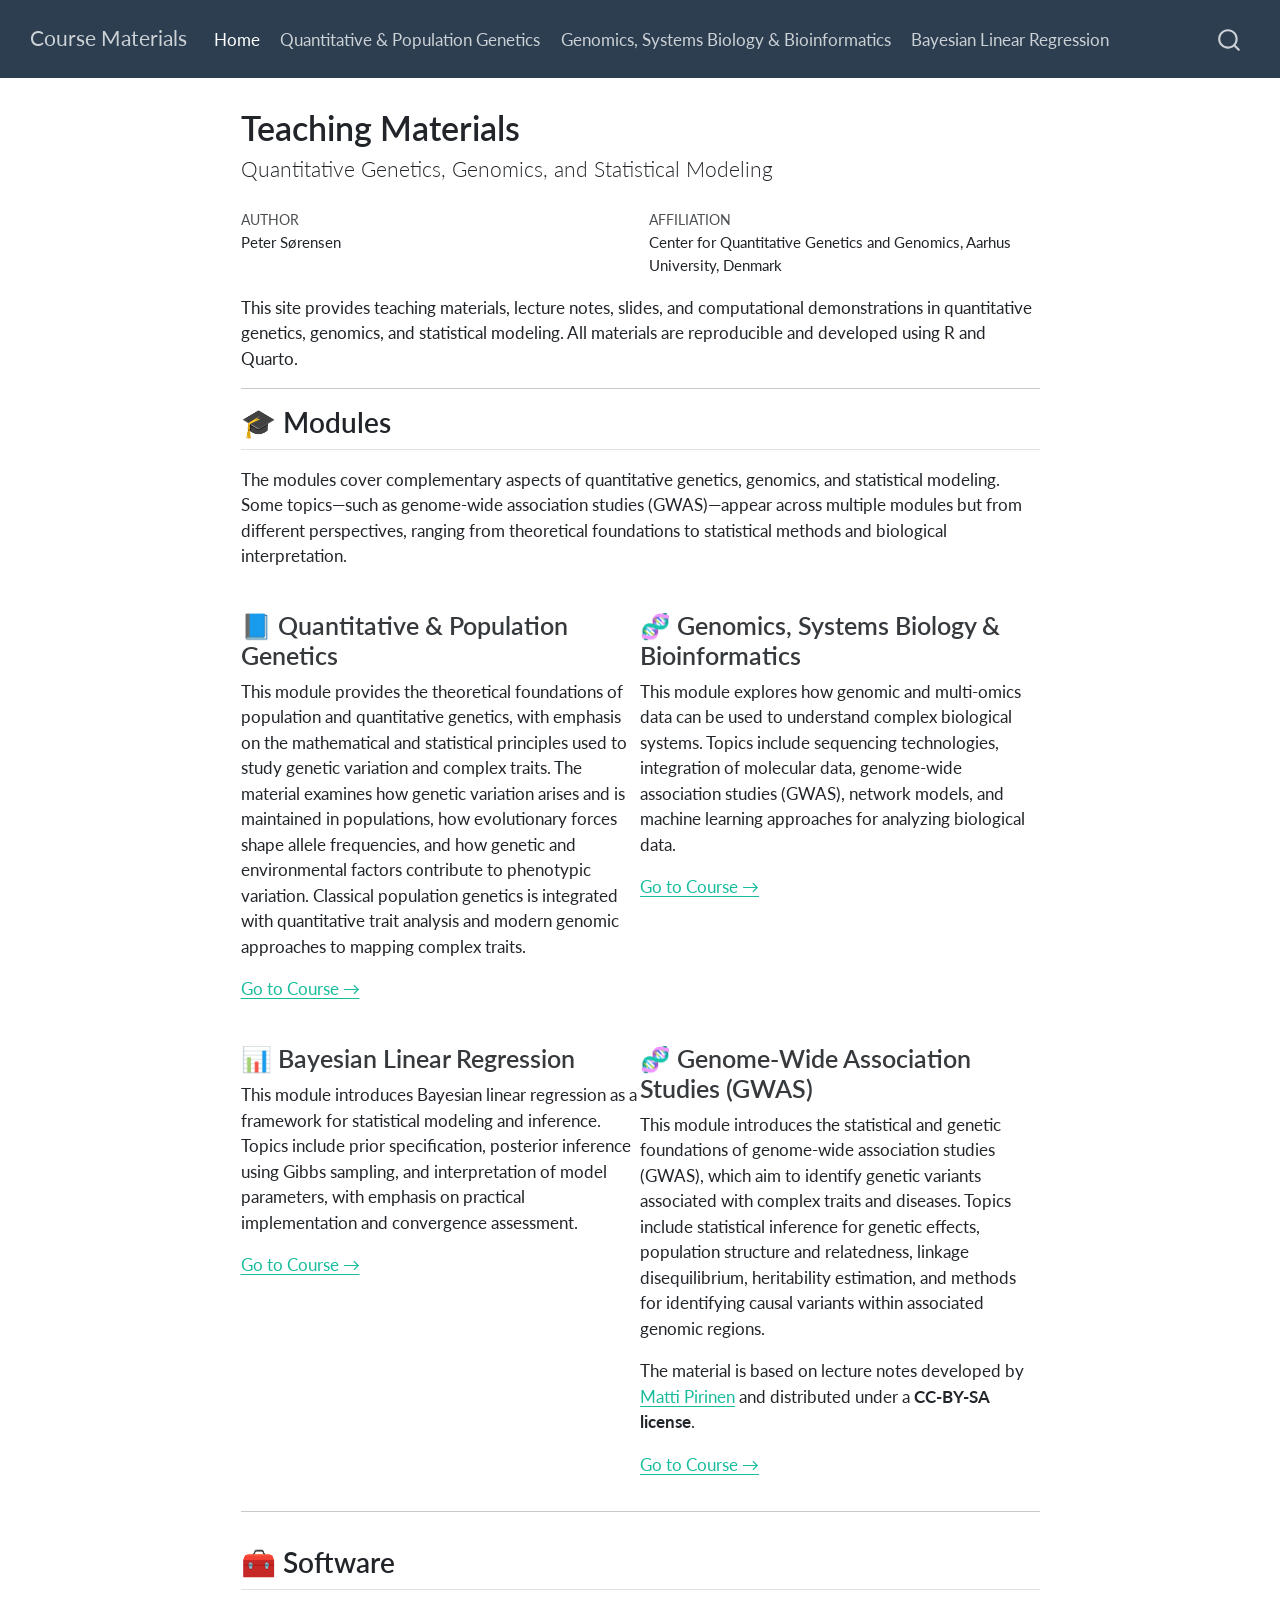
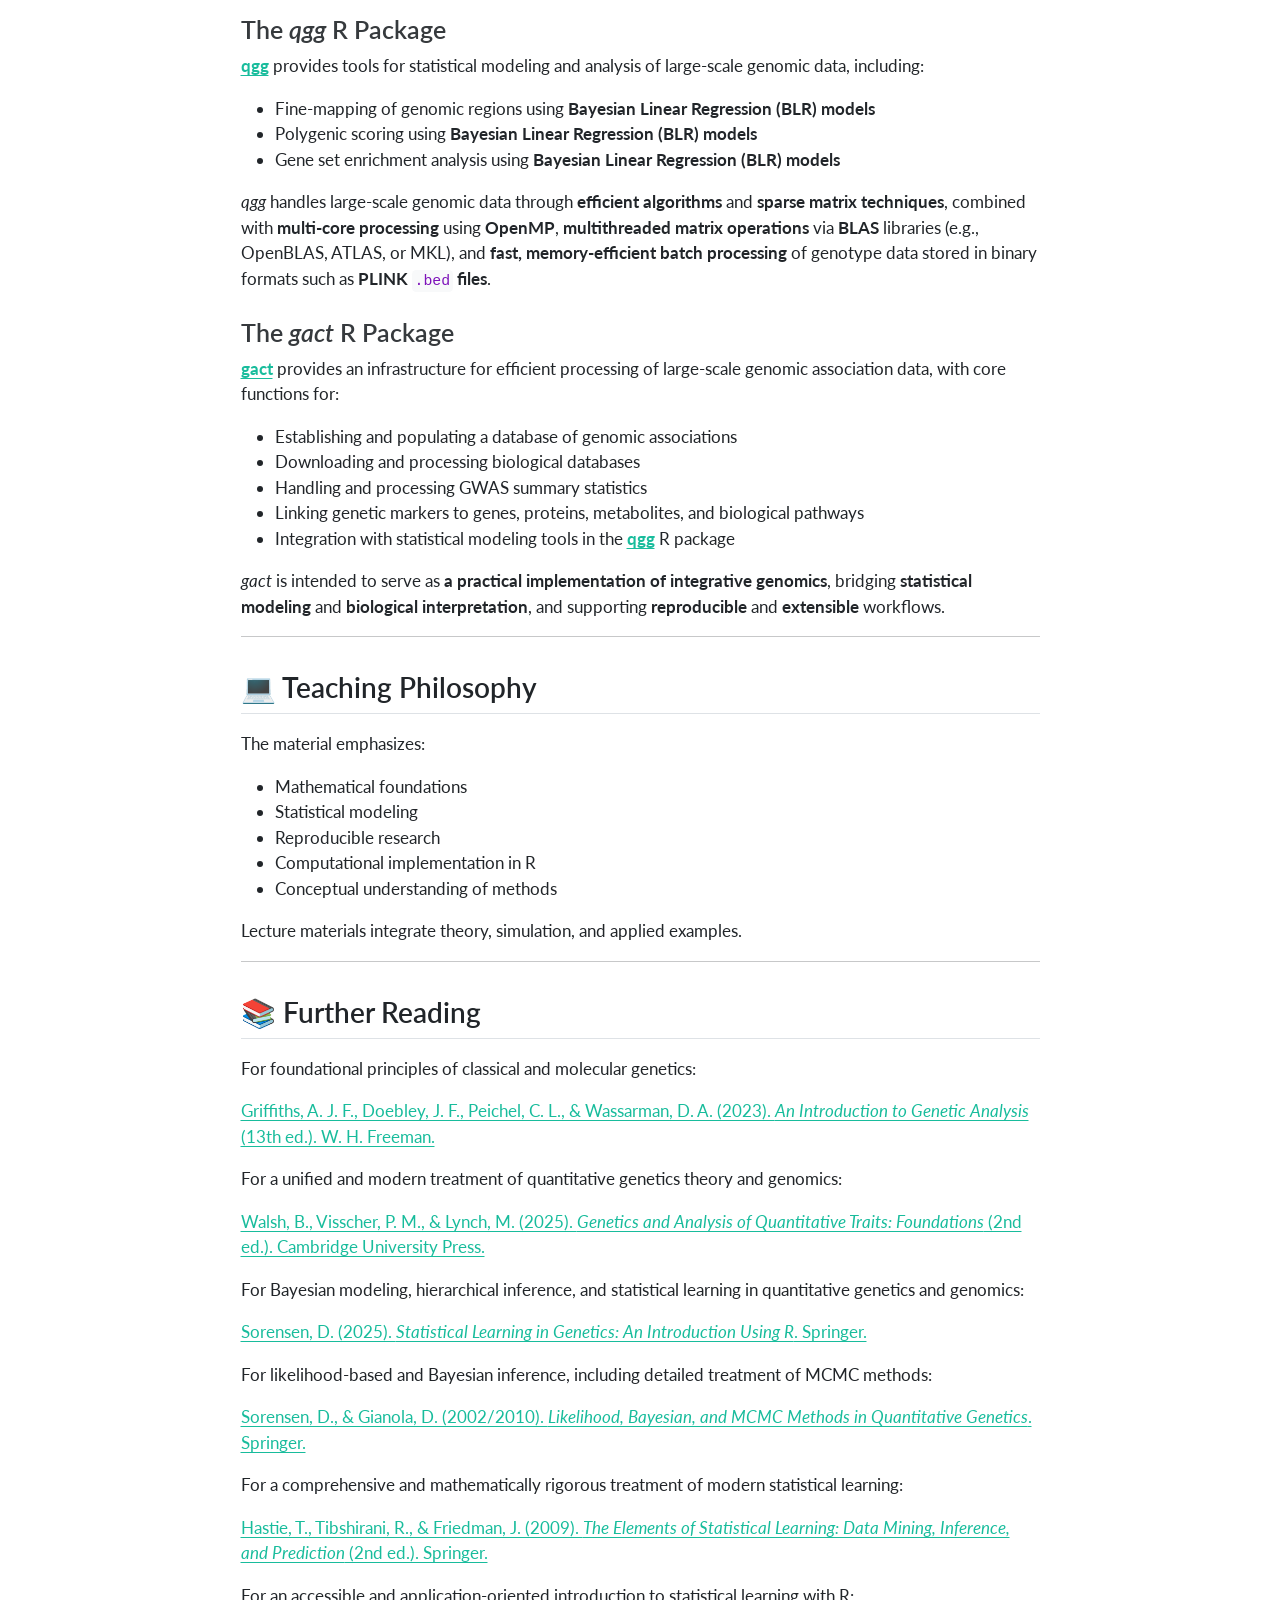
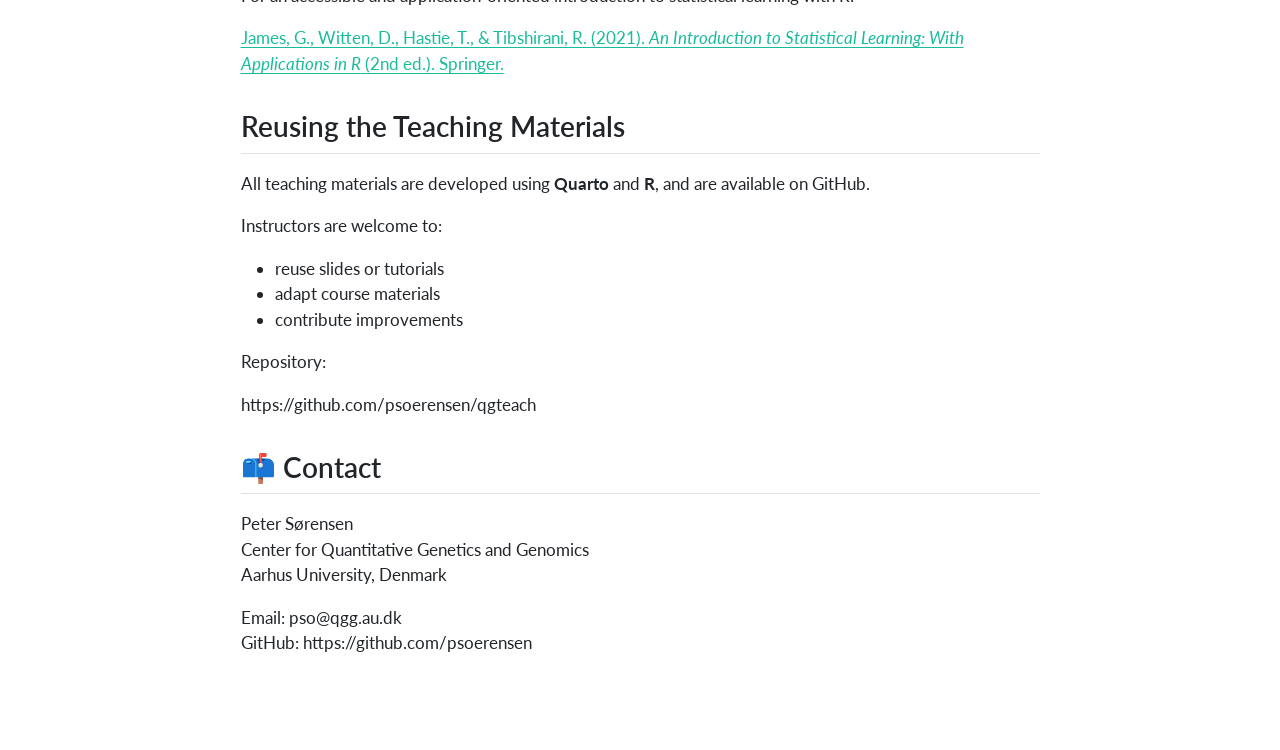
<file: docs/index.html>
<!DOCTYPE html>
<html xmlns="http://www.w3.org/1999/xhtml" lang="en" xml:lang="en"><head>

<meta charset="utf-8">
<meta name="generator" content="quarto-1.7.32">

<meta name="viewport" content="width=device-width, initial-scale=1.0, user-scalable=yes">

<meta name="author" content="Peter Sørensen">

<title>Teaching Materials – Course Materials</title>
<style>
code{white-space: pre-wrap;}
span.smallcaps{font-variant: small-caps;}
div.columns{display: flex; gap: min(4vw, 1.5em);}
div.column{flex: auto; overflow-x: auto;}
div.hanging-indent{margin-left: 1.5em; text-indent: -1.5em;}
ul.task-list{list-style: none;}
ul.task-list li input[type="checkbox"] {
  width: 0.8em;
  margin: 0 0.8em 0.2em -1em; /* quarto-specific, see https://github.com/quarto-dev/quarto-cli/issues/4556 */ 
  vertical-align: middle;
}
</style>


<script src="site_libs/quarto-nav/quarto-nav.js"></script>
<script src="site_libs/quarto-nav/headroom.min.js"></script>
<script src="site_libs/clipboard/clipboard.min.js"></script>
<script src="site_libs/quarto-search/autocomplete.umd.js"></script>
<script src="site_libs/quarto-search/fuse.min.js"></script>
<script src="site_libs/quarto-search/quarto-search.js"></script>
<meta name="quarto:offset" content="./">
<script src="site_libs/quarto-html/quarto.js" type="module"></script>
<script src="site_libs/quarto-html/tabsets/tabsets.js" type="module"></script>
<script src="site_libs/quarto-html/popper.min.js"></script>
<script src="site_libs/quarto-html/tippy.umd.min.js"></script>
<script src="site_libs/quarto-html/anchor.min.js"></script>
<link href="site_libs/quarto-html/tippy.css" rel="stylesheet">
<link href="site_libs/quarto-html/quarto-syntax-highlighting-37eea08aefeeee20ff55810ff984fec1.css" rel="stylesheet" id="quarto-text-highlighting-styles">
<script src="site_libs/bootstrap/bootstrap.min.js"></script>
<link href="site_libs/bootstrap/bootstrap-icons.css" rel="stylesheet">
<link href="site_libs/bootstrap/bootstrap-cc63fce9873912f1bbbccf05079cc9ea.min.css" rel="stylesheet" append-hash="true" id="quarto-bootstrap" data-mode="light">
<script id="quarto-search-options" type="application/json">{
  "location": "navbar",
  "copy-button": false,
  "collapse-after": 3,
  "panel-placement": "end",
  "type": "overlay",
  "limit": 50,
  "keyboard-shortcut": [
    "f",
    "/",
    "s"
  ],
  "show-item-context": false,
  "language": {
    "search-no-results-text": "No results",
    "search-matching-documents-text": "matching documents",
    "search-copy-link-title": "Copy link to search",
    "search-hide-matches-text": "Hide additional matches",
    "search-more-match-text": "more match in this document",
    "search-more-matches-text": "more matches in this document",
    "search-clear-button-title": "Clear",
    "search-text-placeholder": "",
    "search-detached-cancel-button-title": "Cancel",
    "search-submit-button-title": "Submit",
    "search-label": "Search"
  }
}</script>


</head>

<body class="nav-fixed fullcontent quarto-light">

<div id="quarto-search-results"></div>
  <header id="quarto-header" class="headroom fixed-top">
    <nav class="navbar navbar-expand-lg " data-bs-theme="dark">
      <div class="navbar-container container-fluid">
      <div class="navbar-brand-container mx-auto">
    <a class="navbar-brand" href="./index.html">
    <span class="navbar-title">Course Materials</span>
    </a>
  </div>
            <div id="quarto-search" class="" title="Search"></div>
          <button class="navbar-toggler" type="button" data-bs-toggle="collapse" data-bs-target="#navbarCollapse" aria-controls="navbarCollapse" role="menu" aria-expanded="false" aria-label="Toggle navigation" onclick="if (window.quartoToggleHeadroom) { window.quartoToggleHeadroom(); }">
  <span class="navbar-toggler-icon"></span>
</button>
          <div class="collapse navbar-collapse" id="navbarCollapse">
            <ul class="navbar-nav navbar-nav-scroll me-auto">
  <li class="nav-item">
    <a class="nav-link active" href="./index.html" aria-current="page"> 
<span class="menu-text">Home</span></a>
  </li>  
  <li class="nav-item">
    <a class="nav-link" href="./quant-genetics/"> 
<span class="menu-text">Quantitative &amp; Population Genetics</span></a>
  </li>  
  <li class="nav-item">
    <a class="nav-link" href="./genomics-systems-bioinfo/"> 
<span class="menu-text">Genomics, Systems Biology &amp; Bioinformatics</span></a>
  </li>  
  <li class="nav-item">
    <a class="nav-link" href="https://psoerensen.github.io/bayesian-linear-regression/"> 
<span class="menu-text">Bayesian Linear Regression</span></a>
  </li>  
</ul>
          </div> <!-- /navcollapse -->
            <div class="quarto-navbar-tools">
</div>
      </div> <!-- /container-fluid -->
    </nav>
</header>
<!-- content -->
<div id="quarto-content" class="quarto-container page-columns page-rows-contents page-layout-article page-navbar">
<!-- sidebar -->
<!-- margin-sidebar -->
    
<!-- main -->
<main class="content" id="quarto-document-content">

<header id="title-block-header" class="quarto-title-block default">
<div class="quarto-title">
<h1 class="title">Teaching Materials</h1>
<p class="subtitle lead">Quantitative Genetics, Genomics, and Statistical Modeling</p>
</div>


<div class="quarto-title-meta-author">
  <div class="quarto-title-meta-heading">Author</div>
  <div class="quarto-title-meta-heading">Affiliation</div>
  
    <div class="quarto-title-meta-contents">
    <p class="author">Peter Sørensen </p>
  </div>
  <div class="quarto-title-meta-contents">
        <p class="affiliation">
            Center for Quantitative Genetics and Genomics, Aarhus University, Denmark
          </p>
      </div>
  </div>

<div class="quarto-title-meta">

      
  
    
  </div>
  


</header>


<p>This site provides teaching materials, lecture notes, slides, and computational demonstrations in quantitative genetics, genomics, and statistical modeling. All materials are reproducible and developed using R and Quarto.</p>
<hr>
<section id="modules" class="level2">
<h2 class="anchored" data-anchor-id="modules">🎓 Modules</h2>
<p>The modules cover complementary aspects of quantitative genetics, genomics, and statistical modeling. Some topics—such as genome-wide association studies (GWAS)—appear across multiple modules but from different perspectives, ranging from theoretical foundations to statistical methods and biological interpretation.</p>
<div class="columns">
<div class="column" style="width:50%;">
<section id="quantitative-population-genetics" class="level3">
<h3 class="anchored" data-anchor-id="quantitative-population-genetics">📘 Quantitative &amp; Population Genetics</h3>
<p>This module provides the theoretical foundations of population and quantitative genetics, with emphasis on the mathematical and statistical principles used to study genetic variation and complex traits. The material examines how genetic variation arises and is maintained in populations, how evolutionary forces shape allele frequencies, and how genetic and environmental factors contribute to phenotypic variation. Classical population genetics is integrated with quantitative trait analysis and modern genomic approaches to mapping complex traits.</p>
<p><a href="quant-genetics/">Go to Course →</a></p>
</section>
</div><div class="column" style="width:50%;">
<section id="genomics-systems-biology-bioinformatics" class="level3">
<h3 class="anchored" data-anchor-id="genomics-systems-biology-bioinformatics">🧬 Genomics, Systems Biology &amp; Bioinformatics</h3>
<p>This module explores how genomic and multi-omics data can be used to understand complex biological systems. Topics include sequencing technologies, integration of molecular data, genome-wide association studies (GWAS), network models, and machine learning approaches for analyzing biological data.</p>
<p><a href="genomics-systems-bioinfo/">Go to Course →</a></p>
</section>
</div>
</div>
<div class="columns">
<div class="column" style="width:50%;">
<section id="bayesian-linear-regression" class="level3">
<h3 class="anchored" data-anchor-id="bayesian-linear-regression">📊 Bayesian Linear Regression</h3>
<p>This module introduces Bayesian linear regression as a framework for statistical modeling and inference. Topics include prior specification, posterior inference using Gibbs sampling, and interpretation of model parameters, with emphasis on practical implementation and convergence assessment.</p>
<p><a href="https://psoerensen.github.io/bayesian-linear-regression/">Go to Course →</a></p>
</section>
</div><div class="column" style="width:50%;">
<section id="genome-wide-association-studies-gwas" class="level3">
<h3 class="anchored" data-anchor-id="genome-wide-association-studies-gwas">🧬 Genome-Wide Association Studies (GWAS)</h3>
<p>This module introduces the statistical and genetic foundations of genome-wide association studies (GWAS), which aim to identify genetic variants associated with complex traits and diseases. Topics include statistical inference for genetic effects, population structure and relatedness, linkage disequilibrium, heritability estimation, and methods for identifying causal variants within associated genomic regions.</p>
<p>The material is based on lecture notes developed by <a href="https://www.mv.helsinki.fi/home/mjxpirin/">Matti Pirinen</a> and distributed under a <strong>CC-BY-SA license</strong>.</p>
<p><a href="https://www.mv.helsinki.fi/home/mjxpirin/GWAS_course/">Go to Course →</a></p>
</section>
</div>
</div>
<hr>
</section>
<section id="software" class="level2">
<h2 class="anchored" data-anchor-id="software">🧰 Software</h2>
<section id="the-qgg-r-package" class="level3">
<h3 class="anchored" data-anchor-id="the-qgg-r-package">The <em>qgg</em> R Package</h3>
<p><a href="https://github.com/psoerensen/qgg"><strong>qgg</strong></a> provides tools for statistical modeling and analysis of large-scale genomic data, including:</p>
<ul>
<li>Fine-mapping of genomic regions using <strong>Bayesian Linear Regression (BLR) models</strong><br>
</li>
<li>Polygenic scoring using <strong>Bayesian Linear Regression (BLR) models</strong><br>
</li>
<li>Gene set enrichment analysis using <strong>Bayesian Linear Regression (BLR) models</strong></li>
</ul>
<p><em>qgg</em> handles large-scale genomic data through <strong>efficient algorithms</strong> and <strong>sparse matrix techniques</strong>, combined with <strong>multi-core processing</strong> using <strong>OpenMP</strong>, <strong>multithreaded matrix operations</strong> via <strong>BLAS</strong> libraries (e.g., OpenBLAS, ATLAS, or MKL), and <strong>fast, memory-efficient batch processing</strong> of genotype data stored in binary formats such as <strong>PLINK <code>.bed</code> files</strong>.</p>
</section>
<section id="the-gact-r-package" class="level3">
<h3 class="anchored" data-anchor-id="the-gact-r-package">The <em>gact</em> R Package</h3>
<p><a href="https://github.com/psoerensen/gact"><strong>gact</strong></a> provides an infrastructure for efficient processing of large-scale genomic association data, with core functions for:</p>
<ul>
<li>Establishing and populating a database of genomic associations<br>
</li>
<li>Downloading and processing biological databases<br>
</li>
<li>Handling and processing GWAS summary statistics<br>
</li>
<li>Linking genetic markers to genes, proteins, metabolites, and biological pathways<br>
</li>
<li>Integration with statistical modeling tools in the <a href="https://github.com/psoerensen/qgg"><strong>qgg</strong></a> R package</li>
</ul>
<p><em>gact</em> is intended to serve as <strong>a practical implementation of integrative genomics</strong>, bridging <strong>statistical modeling</strong> and <strong>biological interpretation</strong>, and supporting <strong>reproducible</strong> and <strong>extensible</strong> workflows.</p>
<hr>
</section>
</section>
<section id="teaching-philosophy" class="level2">
<h2 class="anchored" data-anchor-id="teaching-philosophy">💻 Teaching Philosophy</h2>
<p>The material emphasizes:</p>
<ul>
<li>Mathematical foundations<br>
</li>
<li>Statistical modeling<br>
</li>
<li>Reproducible research<br>
</li>
<li>Computational implementation in R<br>
</li>
<li>Conceptual understanding of methods</li>
</ul>
<p>Lecture materials integrate theory, simulation, and applied examples.</p>
<hr>
</section>
<section id="further-reading" class="level2">
<h2 class="anchored" data-anchor-id="further-reading">📚 Further Reading</h2>
<p>For foundational principles of classical and molecular genetics:</p>
<p><strong><a href="https://store.macmillanlearning.com/us/product/Introduction-to-Genetic-Analysis-Digital-Update/p/1319525199">Griffiths, A. J. F., Doebley, J. F., Peichel, C. L., &amp; Wassarman, D. A. (2023). <em>An Introduction to Genetic Analysis</em> (13th ed.). W. H. Freeman.</a></strong></p>
<p>For a unified and modern treatment of quantitative genetics theory and genomics:</p>
<p><strong><a href="https://global.oup.com/academic/product/genetics-and-analysis-of-quantitative-traits-9780192898180?cc=dk&amp;lang=en&amp;">Walsh, B., Visscher, P. M., &amp; Lynch, M. (2025). <em>Genetics and Analysis of Quantitative Traits: Foundations</em> (2nd ed.). Cambridge University Press.</a></strong></p>
<p>For Bayesian modeling, hierarchical inference, and statistical learning in quantitative genetics and genomics:</p>
<p><strong><a href="https://link.springer.com/book/10.1007/978-3-031-86274-8">Sorensen, D. (2025). <em>Statistical Learning in Genetics: An Introduction Using R</em>. Springer.</a></strong></p>
<p>For likelihood-based and Bayesian inference, including detailed treatment of MCMC methods:</p>
<p><strong><a href="https://link.springer.com/book/10.1007/b98952">Sorensen, D., &amp; Gianola, D. (2002/2010). <em>Likelihood, Bayesian, and MCMC Methods in Quantitative Genetics</em>. Springer.</a></strong></p>
<p>For a comprehensive and mathematically rigorous treatment of modern statistical learning:</p>
<p><strong><a href="https://link.springer.com/book/10.1007/978-0-387-84858-7">Hastie, T., Tibshirani, R., &amp; Friedman, J. (2009). <em>The Elements of Statistical Learning: Data Mining, Inference, and Prediction</em> (2nd ed.). Springer.</a></strong></p>
<p>For an accessible and application-oriented introduction to statistical learning with R:</p>
<p><strong><a href="https://link.springer.com/book/10.1007/978-1-0716-1418-1">James, G., Witten, D., Hastie, T., &amp; Tibshirani, R. (2021). <em>An Introduction to Statistical Learning: With Applications in R</em> (2nd ed.). Springer.</a></strong></p>
</section>
<section id="reusing-the-teaching-materials" class="level2">
<h2 class="anchored" data-anchor-id="reusing-the-teaching-materials">Reusing the Teaching Materials</h2>
<p>All teaching materials are developed using <strong>Quarto</strong> and <strong>R</strong>, and are available on GitHub.</p>
<p>Instructors are welcome to:</p>
<ul>
<li>reuse slides or tutorials</li>
<li>adapt course materials</li>
<li>contribute improvements</li>
</ul>
<p>Repository:</p>
<p>https://github.com/psoerensen/qgteach</p>
</section>
<section id="contact" class="level2">
<h2 class="anchored" data-anchor-id="contact">📫 Contact</h2>
<p>Peter Sørensen<br>
Center for Quantitative Genetics and Genomics<br>
Aarhus University, Denmark</p>
<p>Email: pso@qgg.au.dk<br>
GitHub: https://github.com/psoerensen</p>


</section>

</main> <!-- /main -->
<script id="quarto-html-after-body" type="application/javascript">
  window.document.addEventListener("DOMContentLoaded", function (event) {
    const icon = "";
    const anchorJS = new window.AnchorJS();
    anchorJS.options = {
      placement: 'right',
      icon: icon
    };
    anchorJS.add('.anchored');
    const isCodeAnnotation = (el) => {
      for (const clz of el.classList) {
        if (clz.startsWith('code-annotation-')) {                     
          return true;
        }
      }
      return false;
    }
    const onCopySuccess = function(e) {
      // button target
      const button = e.trigger;
      // don't keep focus
      button.blur();
      // flash "checked"
      button.classList.add('code-copy-button-checked');
      var currentTitle = button.getAttribute("title");
      button.setAttribute("title", "Copied!");
      let tooltip;
      if (window.bootstrap) {
        button.setAttribute("data-bs-toggle", "tooltip");
        button.setAttribute("data-bs-placement", "left");
        button.setAttribute("data-bs-title", "Copied!");
        tooltip = new bootstrap.Tooltip(button, 
          { trigger: "manual", 
            customClass: "code-copy-button-tooltip",
            offset: [0, -8]});
        tooltip.show();    
      }
      setTimeout(function() {
        if (tooltip) {
          tooltip.hide();
          button.removeAttribute("data-bs-title");
          button.removeAttribute("data-bs-toggle");
          button.removeAttribute("data-bs-placement");
        }
        button.setAttribute("title", currentTitle);
        button.classList.remove('code-copy-button-checked');
      }, 1000);
      // clear code selection
      e.clearSelection();
    }
    const getTextToCopy = function(trigger) {
        const codeEl = trigger.previousElementSibling.cloneNode(true);
        for (const childEl of codeEl.children) {
          if (isCodeAnnotation(childEl)) {
            childEl.remove();
          }
        }
        return codeEl.innerText;
    }
    const clipboard = new window.ClipboardJS('.code-copy-button:not([data-in-quarto-modal])', {
      text: getTextToCopy
    });
    clipboard.on('success', onCopySuccess);
    if (window.document.getElementById('quarto-embedded-source-code-modal')) {
      const clipboardModal = new window.ClipboardJS('.code-copy-button[data-in-quarto-modal]', {
        text: getTextToCopy,
        container: window.document.getElementById('quarto-embedded-source-code-modal')
      });
      clipboardModal.on('success', onCopySuccess);
    }
      var localhostRegex = new RegExp(/^(?:http|https):\/\/localhost\:?[0-9]*\//);
      var mailtoRegex = new RegExp(/^mailto:/);
        var filterRegex = new RegExp('/' + window.location.host + '/');
      var isInternal = (href) => {
          return filterRegex.test(href) || localhostRegex.test(href) || mailtoRegex.test(href);
      }
      // Inspect non-navigation links and adorn them if external
     var links = window.document.querySelectorAll('a[href]:not(.nav-link):not(.navbar-brand):not(.toc-action):not(.sidebar-link):not(.sidebar-item-toggle):not(.pagination-link):not(.no-external):not([aria-hidden]):not(.dropdown-item):not(.quarto-navigation-tool):not(.about-link)');
      for (var i=0; i<links.length; i++) {
        const link = links[i];
        if (!isInternal(link.href)) {
          // undo the damage that might have been done by quarto-nav.js in the case of
          // links that we want to consider external
          if (link.dataset.originalHref !== undefined) {
            link.href = link.dataset.originalHref;
          }
        }
      }
    function tippyHover(el, contentFn, onTriggerFn, onUntriggerFn) {
      const config = {
        allowHTML: true,
        maxWidth: 500,
        delay: 100,
        arrow: false,
        appendTo: function(el) {
            return el.parentElement;
        },
        interactive: true,
        interactiveBorder: 10,
        theme: 'quarto',
        placement: 'bottom-start',
      };
      if (contentFn) {
        config.content = contentFn;
      }
      if (onTriggerFn) {
        config.onTrigger = onTriggerFn;
      }
      if (onUntriggerFn) {
        config.onUntrigger = onUntriggerFn;
      }
      window.tippy(el, config); 
    }
    const noterefs = window.document.querySelectorAll('a[role="doc-noteref"]');
    for (var i=0; i<noterefs.length; i++) {
      const ref = noterefs[i];
      tippyHover(ref, function() {
        // use id or data attribute instead here
        let href = ref.getAttribute('data-footnote-href') || ref.getAttribute('href');
        try { href = new URL(href).hash; } catch {}
        const id = href.replace(/^#\/?/, "");
        const note = window.document.getElementById(id);
        if (note) {
          return note.innerHTML;
        } else {
          return "";
        }
      });
    }
    const xrefs = window.document.querySelectorAll('a.quarto-xref');
    const processXRef = (id, note) => {
      // Strip column container classes
      const stripColumnClz = (el) => {
        el.classList.remove("page-full", "page-columns");
        if (el.children) {
          for (const child of el.children) {
            stripColumnClz(child);
          }
        }
      }
      stripColumnClz(note)
      if (id === null || id.startsWith('sec-')) {
        // Special case sections, only their first couple elements
        const container = document.createElement("div");
        if (note.children && note.children.length > 2) {
          container.appendChild(note.children[0].cloneNode(true));
          for (let i = 1; i < note.children.length; i++) {
            const child = note.children[i];
            if (child.tagName === "P" && child.innerText === "") {
              continue;
            } else {
              container.appendChild(child.cloneNode(true));
              break;
            }
          }
          if (window.Quarto?.typesetMath) {
            window.Quarto.typesetMath(container);
          }
          return container.innerHTML
        } else {
          if (window.Quarto?.typesetMath) {
            window.Quarto.typesetMath(note);
          }
          return note.innerHTML;
        }
      } else {
        // Remove any anchor links if they are present
        const anchorLink = note.querySelector('a.anchorjs-link');
        if (anchorLink) {
          anchorLink.remove();
        }
        if (window.Quarto?.typesetMath) {
          window.Quarto.typesetMath(note);
        }
        if (note.classList.contains("callout")) {
          return note.outerHTML;
        } else {
          return note.innerHTML;
        }
      }
    }
    for (var i=0; i<xrefs.length; i++) {
      const xref = xrefs[i];
      tippyHover(xref, undefined, function(instance) {
        instance.disable();
        let url = xref.getAttribute('href');
        let hash = undefined; 
        if (url.startsWith('#')) {
          hash = url;
        } else {
          try { hash = new URL(url).hash; } catch {}
        }
        if (hash) {
          const id = hash.replace(/^#\/?/, "");
          const note = window.document.getElementById(id);
          if (note !== null) {
            try {
              const html = processXRef(id, note.cloneNode(true));
              instance.setContent(html);
            } finally {
              instance.enable();
              instance.show();
            }
          } else {
            // See if we can fetch this
            fetch(url.split('#')[0])
            .then(res => res.text())
            .then(html => {
              const parser = new DOMParser();
              const htmlDoc = parser.parseFromString(html, "text/html");
              const note = htmlDoc.getElementById(id);
              if (note !== null) {
                const html = processXRef(id, note);
                instance.setContent(html);
              } 
            }).finally(() => {
              instance.enable();
              instance.show();
            });
          }
        } else {
          // See if we can fetch a full url (with no hash to target)
          // This is a special case and we should probably do some content thinning / targeting
          fetch(url)
          .then(res => res.text())
          .then(html => {
            const parser = new DOMParser();
            const htmlDoc = parser.parseFromString(html, "text/html");
            const note = htmlDoc.querySelector('main.content');
            if (note !== null) {
              // This should only happen for chapter cross references
              // (since there is no id in the URL)
              // remove the first header
              if (note.children.length > 0 && note.children[0].tagName === "HEADER") {
                note.children[0].remove();
              }
              const html = processXRef(null, note);
              instance.setContent(html);
            } 
          }).finally(() => {
            instance.enable();
            instance.show();
          });
        }
      }, function(instance) {
      });
    }
        let selectedAnnoteEl;
        const selectorForAnnotation = ( cell, annotation) => {
          let cellAttr = 'data-code-cell="' + cell + '"';
          let lineAttr = 'data-code-annotation="' +  annotation + '"';
          const selector = 'span[' + cellAttr + '][' + lineAttr + ']';
          return selector;
        }
        const selectCodeLines = (annoteEl) => {
          const doc = window.document;
          const targetCell = annoteEl.getAttribute("data-target-cell");
          const targetAnnotation = annoteEl.getAttribute("data-target-annotation");
          const annoteSpan = window.document.querySelector(selectorForAnnotation(targetCell, targetAnnotation));
          const lines = annoteSpan.getAttribute("data-code-lines").split(",");
          const lineIds = lines.map((line) => {
            return targetCell + "-" + line;
          })
          let top = null;
          let height = null;
          let parent = null;
          if (lineIds.length > 0) {
              //compute the position of the single el (top and bottom and make a div)
              const el = window.document.getElementById(lineIds[0]);
              top = el.offsetTop;
              height = el.offsetHeight;
              parent = el.parentElement.parentElement;
            if (lineIds.length > 1) {
              const lastEl = window.document.getElementById(lineIds[lineIds.length - 1]);
              const bottom = lastEl.offsetTop + lastEl.offsetHeight;
              height = bottom - top;
            }
            if (top !== null && height !== null && parent !== null) {
              // cook up a div (if necessary) and position it 
              let div = window.document.getElementById("code-annotation-line-highlight");
              if (div === null) {
                div = window.document.createElement("div");
                div.setAttribute("id", "code-annotation-line-highlight");
                div.style.position = 'absolute';
                parent.appendChild(div);
              }
              div.style.top = top - 2 + "px";
              div.style.height = height + 4 + "px";
              div.style.left = 0;
              let gutterDiv = window.document.getElementById("code-annotation-line-highlight-gutter");
              if (gutterDiv === null) {
                gutterDiv = window.document.createElement("div");
                gutterDiv.setAttribute("id", "code-annotation-line-highlight-gutter");
                gutterDiv.style.position = 'absolute';
                const codeCell = window.document.getElementById(targetCell);
                const gutter = codeCell.querySelector('.code-annotation-gutter');
                gutter.appendChild(gutterDiv);
              }
              gutterDiv.style.top = top - 2 + "px";
              gutterDiv.style.height = height + 4 + "px";
            }
            selectedAnnoteEl = annoteEl;
          }
        };
        const unselectCodeLines = () => {
          const elementsIds = ["code-annotation-line-highlight", "code-annotation-line-highlight-gutter"];
          elementsIds.forEach((elId) => {
            const div = window.document.getElementById(elId);
            if (div) {
              div.remove();
            }
          });
          selectedAnnoteEl = undefined;
        };
          // Handle positioning of the toggle
      window.addEventListener(
        "resize",
        throttle(() => {
          elRect = undefined;
          if (selectedAnnoteEl) {
            selectCodeLines(selectedAnnoteEl);
          }
        }, 10)
      );
      function throttle(fn, ms) {
      let throttle = false;
      let timer;
        return (...args) => {
          if(!throttle) { // first call gets through
              fn.apply(this, args);
              throttle = true;
          } else { // all the others get throttled
              if(timer) clearTimeout(timer); // cancel #2
              timer = setTimeout(() => {
                fn.apply(this, args);
                timer = throttle = false;
              }, ms);
          }
        };
      }
        // Attach click handler to the DT
        const annoteDls = window.document.querySelectorAll('dt[data-target-cell]');
        for (const annoteDlNode of annoteDls) {
          annoteDlNode.addEventListener('click', (event) => {
            const clickedEl = event.target;
            if (clickedEl !== selectedAnnoteEl) {
              unselectCodeLines();
              const activeEl = window.document.querySelector('dt[data-target-cell].code-annotation-active');
              if (activeEl) {
                activeEl.classList.remove('code-annotation-active');
              }
              selectCodeLines(clickedEl);
              clickedEl.classList.add('code-annotation-active');
            } else {
              // Unselect the line
              unselectCodeLines();
              clickedEl.classList.remove('code-annotation-active');
            }
          });
        }
    const findCites = (el) => {
      const parentEl = el.parentElement;
      if (parentEl) {
        const cites = parentEl.dataset.cites;
        if (cites) {
          return {
            el,
            cites: cites.split(' ')
          };
        } else {
          return findCites(el.parentElement)
        }
      } else {
        return undefined;
      }
    };
    var bibliorefs = window.document.querySelectorAll('a[role="doc-biblioref"]');
    for (var i=0; i<bibliorefs.length; i++) {
      const ref = bibliorefs[i];
      const citeInfo = findCites(ref);
      if (citeInfo) {
        tippyHover(citeInfo.el, function() {
          var popup = window.document.createElement('div');
          citeInfo.cites.forEach(function(cite) {
            var citeDiv = window.document.createElement('div');
            citeDiv.classList.add('hanging-indent');
            citeDiv.classList.add('csl-entry');
            var biblioDiv = window.document.getElementById('ref-' + cite);
            if (biblioDiv) {
              citeDiv.innerHTML = biblioDiv.innerHTML;
            }
            popup.appendChild(citeDiv);
          });
          return popup.innerHTML;
        });
      }
    }
  });
  </script>
</div> <!-- /content -->




</body></html>
</file>
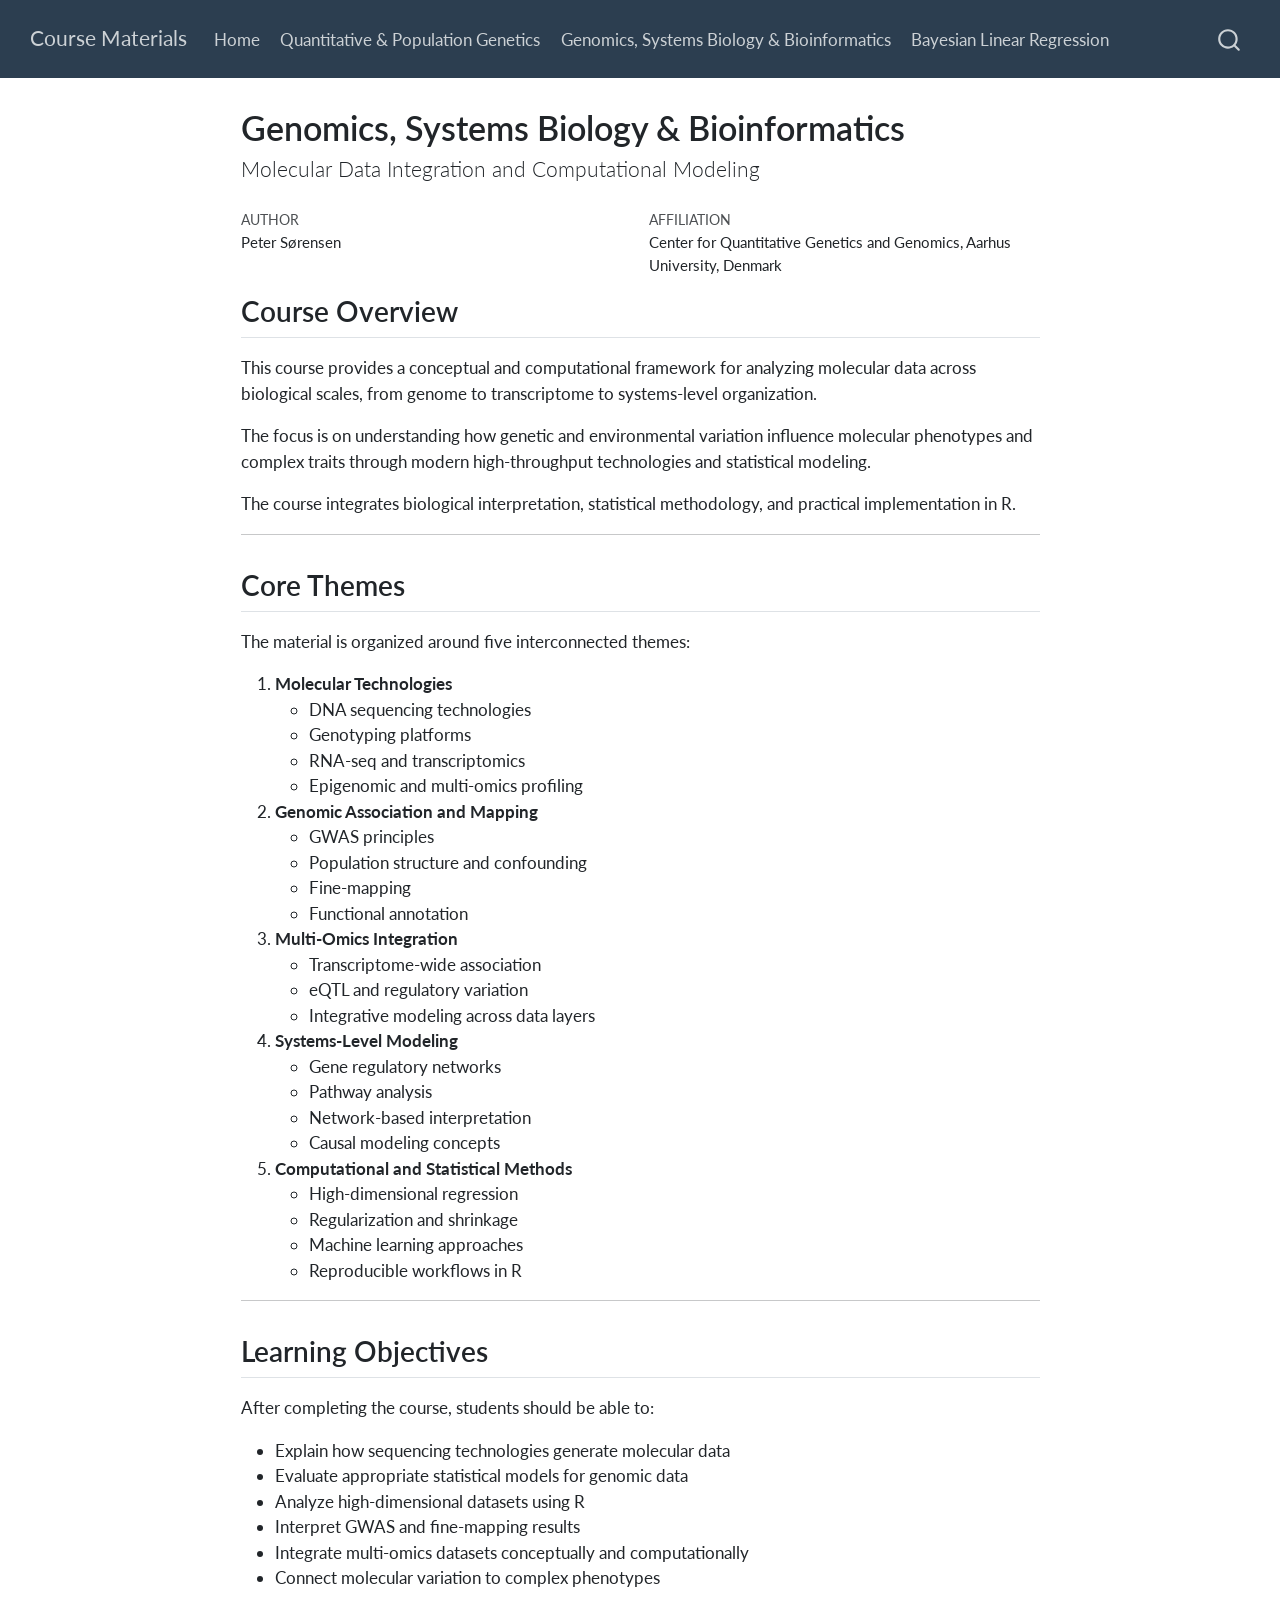
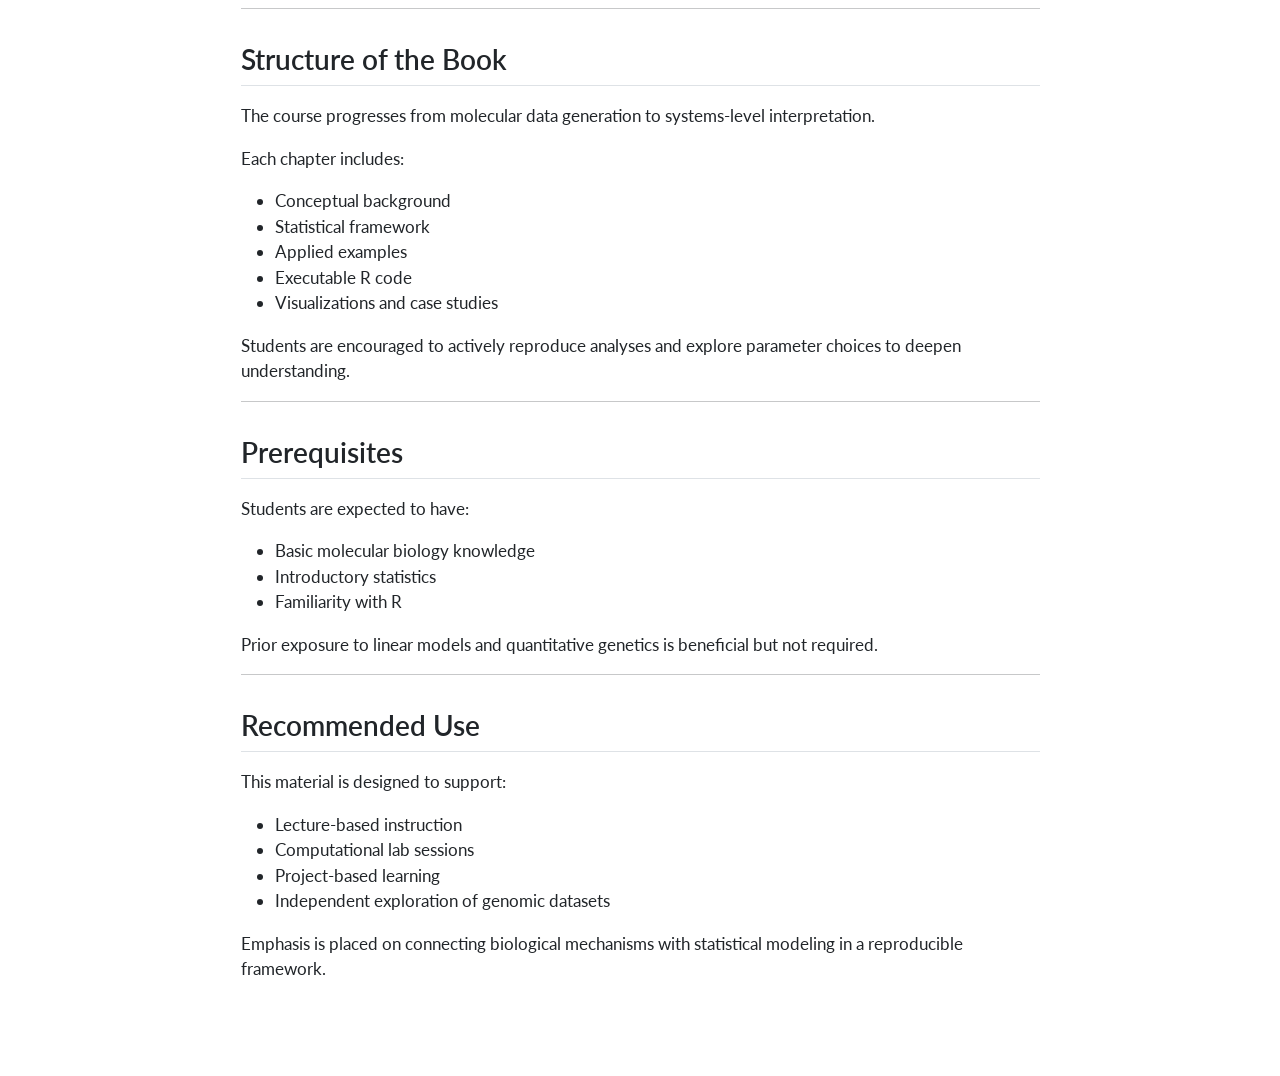
<file: docs/genomics-systems-bioinfo/index.html>
<!DOCTYPE html>
<html xmlns="http://www.w3.org/1999/xhtml" lang="en" xml:lang="en"><head>

<meta charset="utf-8">
<meta name="generator" content="quarto-1.7.32">

<meta name="viewport" content="width=device-width, initial-scale=1.0, user-scalable=yes">

<meta name="author" content="Peter Sørensen">

<title>Genomics, Systems Biology &amp; Bioinformatics – Course Materials</title>
<style>
code{white-space: pre-wrap;}
span.smallcaps{font-variant: small-caps;}
div.columns{display: flex; gap: min(4vw, 1.5em);}
div.column{flex: auto; overflow-x: auto;}
div.hanging-indent{margin-left: 1.5em; text-indent: -1.5em;}
ul.task-list{list-style: none;}
ul.task-list li input[type="checkbox"] {
  width: 0.8em;
  margin: 0 0.8em 0.2em -1em; /* quarto-specific, see https://github.com/quarto-dev/quarto-cli/issues/4556 */ 
  vertical-align: middle;
}
</style>


<script src="../site_libs/quarto-nav/quarto-nav.js"></script>
<script src="../site_libs/quarto-nav/headroom.min.js"></script>
<script src="../site_libs/clipboard/clipboard.min.js"></script>
<script src="../site_libs/quarto-search/autocomplete.umd.js"></script>
<script src="../site_libs/quarto-search/fuse.min.js"></script>
<script src="../site_libs/quarto-search/quarto-search.js"></script>
<meta name="quarto:offset" content="../">
<script src="../site_libs/quarto-html/quarto.js" type="module"></script>
<script src="../site_libs/quarto-html/tabsets/tabsets.js" type="module"></script>
<script src="../site_libs/quarto-html/popper.min.js"></script>
<script src="../site_libs/quarto-html/tippy.umd.min.js"></script>
<script src="../site_libs/quarto-html/anchor.min.js"></script>
<link href="../site_libs/quarto-html/tippy.css" rel="stylesheet">
<link href="../site_libs/quarto-html/quarto-syntax-highlighting-37eea08aefeeee20ff55810ff984fec1.css" rel="stylesheet" id="quarto-text-highlighting-styles">
<script src="../site_libs/bootstrap/bootstrap.min.js"></script>
<link href="../site_libs/bootstrap/bootstrap-icons.css" rel="stylesheet">
<link href="../site_libs/bootstrap/bootstrap-cc63fce9873912f1bbbccf05079cc9ea.min.css" rel="stylesheet" append-hash="true" id="quarto-bootstrap" data-mode="light">
<script id="quarto-search-options" type="application/json">{
  "location": "navbar",
  "copy-button": false,
  "collapse-after": 3,
  "panel-placement": "end",
  "type": "overlay",
  "limit": 50,
  "keyboard-shortcut": [
    "f",
    "/",
    "s"
  ],
  "show-item-context": false,
  "language": {
    "search-no-results-text": "No results",
    "search-matching-documents-text": "matching documents",
    "search-copy-link-title": "Copy link to search",
    "search-hide-matches-text": "Hide additional matches",
    "search-more-match-text": "more match in this document",
    "search-more-matches-text": "more matches in this document",
    "search-clear-button-title": "Clear",
    "search-text-placeholder": "",
    "search-detached-cancel-button-title": "Cancel",
    "search-submit-button-title": "Submit",
    "search-label": "Search"
  }
}</script>


</head>

<body class="nav-fixed fullcontent quarto-light">

<div id="quarto-search-results"></div>
  <header id="quarto-header" class="headroom fixed-top">
    <nav class="navbar navbar-expand-lg " data-bs-theme="dark">
      <div class="navbar-container container-fluid">
      <div class="navbar-brand-container mx-auto">
    <a class="navbar-brand" href="../index.html">
    <span class="navbar-title">Course Materials</span>
    </a>
  </div>
            <div id="quarto-search" class="" title="Search"></div>
          <button class="navbar-toggler" type="button" data-bs-toggle="collapse" data-bs-target="#navbarCollapse" aria-controls="navbarCollapse" role="menu" aria-expanded="false" aria-label="Toggle navigation" onclick="if (window.quartoToggleHeadroom) { window.quartoToggleHeadroom(); }">
  <span class="navbar-toggler-icon"></span>
</button>
          <div class="collapse navbar-collapse" id="navbarCollapse">
            <ul class="navbar-nav navbar-nav-scroll me-auto">
  <li class="nav-item">
    <a class="nav-link" href="../index.html"> 
<span class="menu-text">Home</span></a>
  </li>  
  <li class="nav-item">
    <a class="nav-link" href="../quant-genetics/"> 
<span class="menu-text">Quantitative &amp; Population Genetics</span></a>
  </li>  
  <li class="nav-item">
    <a class="nav-link" href="../genomics-systems-bioinfo/"> 
<span class="menu-text">Genomics, Systems Biology &amp; Bioinformatics</span></a>
  </li>  
  <li class="nav-item">
    <a class="nav-link" href="https://psoerensen.github.io/bayesian-linear-regression/"> 
<span class="menu-text">Bayesian Linear Regression</span></a>
  </li>  
</ul>
          </div> <!-- /navcollapse -->
            <div class="quarto-navbar-tools">
</div>
      </div> <!-- /container-fluid -->
    </nav>
</header>
<!-- content -->
<div id="quarto-content" class="quarto-container page-columns page-rows-contents page-layout-article page-navbar">
<!-- sidebar -->
<!-- margin-sidebar -->
    
<!-- main -->
<main class="content" id="quarto-document-content">

<header id="title-block-header" class="quarto-title-block default">
<div class="quarto-title">
<h1 class="title">Genomics, Systems Biology &amp; Bioinformatics</h1>
<p class="subtitle lead">Molecular Data Integration and Computational Modeling</p>
</div>


<div class="quarto-title-meta-author">
  <div class="quarto-title-meta-heading">Author</div>
  <div class="quarto-title-meta-heading">Affiliation</div>
  
    <div class="quarto-title-meta-contents">
    <p class="author">Peter Sørensen </p>
  </div>
  <div class="quarto-title-meta-contents">
        <p class="affiliation">
            Center for Quantitative Genetics and Genomics, Aarhus University, Denmark
          </p>
      </div>
  </div>

<div class="quarto-title-meta">

      
  
    
  </div>
  


</header>


<section id="course-overview" class="level2">
<h2 class="anchored" data-anchor-id="course-overview">Course Overview</h2>
<p>This course provides a conceptual and computational framework for analyzing molecular data across biological scales, from genome to transcriptome to systems-level organization.</p>
<p>The focus is on understanding how genetic and environmental variation influence molecular phenotypes and complex traits through modern high-throughput technologies and statistical modeling.</p>
<p>The course integrates biological interpretation, statistical methodology, and practical implementation in R.</p>
<hr>
</section>
<section id="core-themes" class="level2">
<h2 class="anchored" data-anchor-id="core-themes">Core Themes</h2>
<p>The material is organized around five interconnected themes:</p>
<ol type="1">
<li><strong>Molecular Technologies</strong>
<ul>
<li>DNA sequencing technologies<br>
</li>
<li>Genotyping platforms<br>
</li>
<li>RNA-seq and transcriptomics<br>
</li>
<li>Epigenomic and multi-omics profiling</li>
</ul></li>
<li><strong>Genomic Association and Mapping</strong>
<ul>
<li>GWAS principles<br>
</li>
<li>Population structure and confounding<br>
</li>
<li>Fine-mapping<br>
</li>
<li>Functional annotation</li>
</ul></li>
<li><strong>Multi-Omics Integration</strong>
<ul>
<li>Transcriptome-wide association<br>
</li>
<li>eQTL and regulatory variation<br>
</li>
<li>Integrative modeling across data layers</li>
</ul></li>
<li><strong>Systems-Level Modeling</strong>
<ul>
<li>Gene regulatory networks<br>
</li>
<li>Pathway analysis<br>
</li>
<li>Network-based interpretation<br>
</li>
<li>Causal modeling concepts</li>
</ul></li>
<li><strong>Computational and Statistical Methods</strong>
<ul>
<li>High-dimensional regression<br>
</li>
<li>Regularization and shrinkage<br>
</li>
<li>Machine learning approaches<br>
</li>
<li>Reproducible workflows in R</li>
</ul></li>
</ol>
<hr>
</section>
<section id="learning-objectives" class="level2">
<h2 class="anchored" data-anchor-id="learning-objectives">Learning Objectives</h2>
<p>After completing the course, students should be able to:</p>
<ul>
<li>Explain how sequencing technologies generate molecular data<br>
</li>
<li>Evaluate appropriate statistical models for genomic data<br>
</li>
<li>Analyze high-dimensional datasets using R<br>
</li>
<li>Interpret GWAS and fine-mapping results<br>
</li>
<li>Integrate multi-omics datasets conceptually and computationally<br>
</li>
<li>Connect molecular variation to complex phenotypes</li>
</ul>
<hr>
</section>
<section id="structure-of-the-book" class="level2">
<h2 class="anchored" data-anchor-id="structure-of-the-book">Structure of the Book</h2>
<p>The course progresses from molecular data generation to systems-level interpretation.</p>
<p>Each chapter includes:</p>
<ul>
<li>Conceptual background<br>
</li>
<li>Statistical framework<br>
</li>
<li>Applied examples<br>
</li>
<li>Executable R code<br>
</li>
<li>Visualizations and case studies</li>
</ul>
<p>Students are encouraged to actively reproduce analyses and explore parameter choices to deepen understanding.</p>
<hr>
</section>
<section id="prerequisites" class="level2">
<h2 class="anchored" data-anchor-id="prerequisites">Prerequisites</h2>
<p>Students are expected to have:</p>
<ul>
<li>Basic molecular biology knowledge<br>
</li>
<li>Introductory statistics<br>
</li>
<li>Familiarity with R</li>
</ul>
<p>Prior exposure to linear models and quantitative genetics is beneficial but not required.</p>
<hr>
</section>
<section id="recommended-use" class="level2">
<h2 class="anchored" data-anchor-id="recommended-use">Recommended Use</h2>
<p>This material is designed to support:</p>
<ul>
<li>Lecture-based instruction<br>
</li>
<li>Computational lab sessions<br>
</li>
<li>Project-based learning<br>
</li>
<li>Independent exploration of genomic datasets</li>
</ul>
<p>Emphasis is placed on connecting biological mechanisms with statistical modeling in a reproducible framework.</p>


</section>

</main> <!-- /main -->
<script id="quarto-html-after-body" type="application/javascript">
  window.document.addEventListener("DOMContentLoaded", function (event) {
    const icon = "";
    const anchorJS = new window.AnchorJS();
    anchorJS.options = {
      placement: 'right',
      icon: icon
    };
    anchorJS.add('.anchored');
    const isCodeAnnotation = (el) => {
      for (const clz of el.classList) {
        if (clz.startsWith('code-annotation-')) {                     
          return true;
        }
      }
      return false;
    }
    const onCopySuccess = function(e) {
      // button target
      const button = e.trigger;
      // don't keep focus
      button.blur();
      // flash "checked"
      button.classList.add('code-copy-button-checked');
      var currentTitle = button.getAttribute("title");
      button.setAttribute("title", "Copied!");
      let tooltip;
      if (window.bootstrap) {
        button.setAttribute("data-bs-toggle", "tooltip");
        button.setAttribute("data-bs-placement", "left");
        button.setAttribute("data-bs-title", "Copied!");
        tooltip = new bootstrap.Tooltip(button, 
          { trigger: "manual", 
            customClass: "code-copy-button-tooltip",
            offset: [0, -8]});
        tooltip.show();    
      }
      setTimeout(function() {
        if (tooltip) {
          tooltip.hide();
          button.removeAttribute("data-bs-title");
          button.removeAttribute("data-bs-toggle");
          button.removeAttribute("data-bs-placement");
        }
        button.setAttribute("title", currentTitle);
        button.classList.remove('code-copy-button-checked');
      }, 1000);
      // clear code selection
      e.clearSelection();
    }
    const getTextToCopy = function(trigger) {
        const codeEl = trigger.previousElementSibling.cloneNode(true);
        for (const childEl of codeEl.children) {
          if (isCodeAnnotation(childEl)) {
            childEl.remove();
          }
        }
        return codeEl.innerText;
    }
    const clipboard = new window.ClipboardJS('.code-copy-button:not([data-in-quarto-modal])', {
      text: getTextToCopy
    });
    clipboard.on('success', onCopySuccess);
    if (window.document.getElementById('quarto-embedded-source-code-modal')) {
      const clipboardModal = new window.ClipboardJS('.code-copy-button[data-in-quarto-modal]', {
        text: getTextToCopy,
        container: window.document.getElementById('quarto-embedded-source-code-modal')
      });
      clipboardModal.on('success', onCopySuccess);
    }
      var localhostRegex = new RegExp(/^(?:http|https):\/\/localhost\:?[0-9]*\//);
      var mailtoRegex = new RegExp(/^mailto:/);
        var filterRegex = new RegExp('/' + window.location.host + '/');
      var isInternal = (href) => {
          return filterRegex.test(href) || localhostRegex.test(href) || mailtoRegex.test(href);
      }
      // Inspect non-navigation links and adorn them if external
     var links = window.document.querySelectorAll('a[href]:not(.nav-link):not(.navbar-brand):not(.toc-action):not(.sidebar-link):not(.sidebar-item-toggle):not(.pagination-link):not(.no-external):not([aria-hidden]):not(.dropdown-item):not(.quarto-navigation-tool):not(.about-link)');
      for (var i=0; i<links.length; i++) {
        const link = links[i];
        if (!isInternal(link.href)) {
          // undo the damage that might have been done by quarto-nav.js in the case of
          // links that we want to consider external
          if (link.dataset.originalHref !== undefined) {
            link.href = link.dataset.originalHref;
          }
        }
      }
    function tippyHover(el, contentFn, onTriggerFn, onUntriggerFn) {
      const config = {
        allowHTML: true,
        maxWidth: 500,
        delay: 100,
        arrow: false,
        appendTo: function(el) {
            return el.parentElement;
        },
        interactive: true,
        interactiveBorder: 10,
        theme: 'quarto',
        placement: 'bottom-start',
      };
      if (contentFn) {
        config.content = contentFn;
      }
      if (onTriggerFn) {
        config.onTrigger = onTriggerFn;
      }
      if (onUntriggerFn) {
        config.onUntrigger = onUntriggerFn;
      }
      window.tippy(el, config); 
    }
    const noterefs = window.document.querySelectorAll('a[role="doc-noteref"]');
    for (var i=0; i<noterefs.length; i++) {
      const ref = noterefs[i];
      tippyHover(ref, function() {
        // use id or data attribute instead here
        let href = ref.getAttribute('data-footnote-href') || ref.getAttribute('href');
        try { href = new URL(href).hash; } catch {}
        const id = href.replace(/^#\/?/, "");
        const note = window.document.getElementById(id);
        if (note) {
          return note.innerHTML;
        } else {
          return "";
        }
      });
    }
    const xrefs = window.document.querySelectorAll('a.quarto-xref');
    const processXRef = (id, note) => {
      // Strip column container classes
      const stripColumnClz = (el) => {
        el.classList.remove("page-full", "page-columns");
        if (el.children) {
          for (const child of el.children) {
            stripColumnClz(child);
          }
        }
      }
      stripColumnClz(note)
      if (id === null || id.startsWith('sec-')) {
        // Special case sections, only their first couple elements
        const container = document.createElement("div");
        if (note.children && note.children.length > 2) {
          container.appendChild(note.children[0].cloneNode(true));
          for (let i = 1; i < note.children.length; i++) {
            const child = note.children[i];
            if (child.tagName === "P" && child.innerText === "") {
              continue;
            } else {
              container.appendChild(child.cloneNode(true));
              break;
            }
          }
          if (window.Quarto?.typesetMath) {
            window.Quarto.typesetMath(container);
          }
          return container.innerHTML
        } else {
          if (window.Quarto?.typesetMath) {
            window.Quarto.typesetMath(note);
          }
          return note.innerHTML;
        }
      } else {
        // Remove any anchor links if they are present
        const anchorLink = note.querySelector('a.anchorjs-link');
        if (anchorLink) {
          anchorLink.remove();
        }
        if (window.Quarto?.typesetMath) {
          window.Quarto.typesetMath(note);
        }
        if (note.classList.contains("callout")) {
          return note.outerHTML;
        } else {
          return note.innerHTML;
        }
      }
    }
    for (var i=0; i<xrefs.length; i++) {
      const xref = xrefs[i];
      tippyHover(xref, undefined, function(instance) {
        instance.disable();
        let url = xref.getAttribute('href');
        let hash = undefined; 
        if (url.startsWith('#')) {
          hash = url;
        } else {
          try { hash = new URL(url).hash; } catch {}
        }
        if (hash) {
          const id = hash.replace(/^#\/?/, "");
          const note = window.document.getElementById(id);
          if (note !== null) {
            try {
              const html = processXRef(id, note.cloneNode(true));
              instance.setContent(html);
            } finally {
              instance.enable();
              instance.show();
            }
          } else {
            // See if we can fetch this
            fetch(url.split('#')[0])
            .then(res => res.text())
            .then(html => {
              const parser = new DOMParser();
              const htmlDoc = parser.parseFromString(html, "text/html");
              const note = htmlDoc.getElementById(id);
              if (note !== null) {
                const html = processXRef(id, note);
                instance.setContent(html);
              } 
            }).finally(() => {
              instance.enable();
              instance.show();
            });
          }
        } else {
          // See if we can fetch a full url (with no hash to target)
          // This is a special case and we should probably do some content thinning / targeting
          fetch(url)
          .then(res => res.text())
          .then(html => {
            const parser = new DOMParser();
            const htmlDoc = parser.parseFromString(html, "text/html");
            const note = htmlDoc.querySelector('main.content');
            if (note !== null) {
              // This should only happen for chapter cross references
              // (since there is no id in the URL)
              // remove the first header
              if (note.children.length > 0 && note.children[0].tagName === "HEADER") {
                note.children[0].remove();
              }
              const html = processXRef(null, note);
              instance.setContent(html);
            } 
          }).finally(() => {
            instance.enable();
            instance.show();
          });
        }
      }, function(instance) {
      });
    }
        let selectedAnnoteEl;
        const selectorForAnnotation = ( cell, annotation) => {
          let cellAttr = 'data-code-cell="' + cell + '"';
          let lineAttr = 'data-code-annotation="' +  annotation + '"';
          const selector = 'span[' + cellAttr + '][' + lineAttr + ']';
          return selector;
        }
        const selectCodeLines = (annoteEl) => {
          const doc = window.document;
          const targetCell = annoteEl.getAttribute("data-target-cell");
          const targetAnnotation = annoteEl.getAttribute("data-target-annotation");
          const annoteSpan = window.document.querySelector(selectorForAnnotation(targetCell, targetAnnotation));
          const lines = annoteSpan.getAttribute("data-code-lines").split(",");
          const lineIds = lines.map((line) => {
            return targetCell + "-" + line;
          })
          let top = null;
          let height = null;
          let parent = null;
          if (lineIds.length > 0) {
              //compute the position of the single el (top and bottom and make a div)
              const el = window.document.getElementById(lineIds[0]);
              top = el.offsetTop;
              height = el.offsetHeight;
              parent = el.parentElement.parentElement;
            if (lineIds.length > 1) {
              const lastEl = window.document.getElementById(lineIds[lineIds.length - 1]);
              const bottom = lastEl.offsetTop + lastEl.offsetHeight;
              height = bottom - top;
            }
            if (top !== null && height !== null && parent !== null) {
              // cook up a div (if necessary) and position it 
              let div = window.document.getElementById("code-annotation-line-highlight");
              if (div === null) {
                div = window.document.createElement("div");
                div.setAttribute("id", "code-annotation-line-highlight");
                div.style.position = 'absolute';
                parent.appendChild(div);
              }
              div.style.top = top - 2 + "px";
              div.style.height = height + 4 + "px";
              div.style.left = 0;
              let gutterDiv = window.document.getElementById("code-annotation-line-highlight-gutter");
              if (gutterDiv === null) {
                gutterDiv = window.document.createElement("div");
                gutterDiv.setAttribute("id", "code-annotation-line-highlight-gutter");
                gutterDiv.style.position = 'absolute';
                const codeCell = window.document.getElementById(targetCell);
                const gutter = codeCell.querySelector('.code-annotation-gutter');
                gutter.appendChild(gutterDiv);
              }
              gutterDiv.style.top = top - 2 + "px";
              gutterDiv.style.height = height + 4 + "px";
            }
            selectedAnnoteEl = annoteEl;
          }
        };
        const unselectCodeLines = () => {
          const elementsIds = ["code-annotation-line-highlight", "code-annotation-line-highlight-gutter"];
          elementsIds.forEach((elId) => {
            const div = window.document.getElementById(elId);
            if (div) {
              div.remove();
            }
          });
          selectedAnnoteEl = undefined;
        };
          // Handle positioning of the toggle
      window.addEventListener(
        "resize",
        throttle(() => {
          elRect = undefined;
          if (selectedAnnoteEl) {
            selectCodeLines(selectedAnnoteEl);
          }
        }, 10)
      );
      function throttle(fn, ms) {
      let throttle = false;
      let timer;
        return (...args) => {
          if(!throttle) { // first call gets through
              fn.apply(this, args);
              throttle = true;
          } else { // all the others get throttled
              if(timer) clearTimeout(timer); // cancel #2
              timer = setTimeout(() => {
                fn.apply(this, args);
                timer = throttle = false;
              }, ms);
          }
        };
      }
        // Attach click handler to the DT
        const annoteDls = window.document.querySelectorAll('dt[data-target-cell]');
        for (const annoteDlNode of annoteDls) {
          annoteDlNode.addEventListener('click', (event) => {
            const clickedEl = event.target;
            if (clickedEl !== selectedAnnoteEl) {
              unselectCodeLines();
              const activeEl = window.document.querySelector('dt[data-target-cell].code-annotation-active');
              if (activeEl) {
                activeEl.classList.remove('code-annotation-active');
              }
              selectCodeLines(clickedEl);
              clickedEl.classList.add('code-annotation-active');
            } else {
              // Unselect the line
              unselectCodeLines();
              clickedEl.classList.remove('code-annotation-active');
            }
          });
        }
    const findCites = (el) => {
      const parentEl = el.parentElement;
      if (parentEl) {
        const cites = parentEl.dataset.cites;
        if (cites) {
          return {
            el,
            cites: cites.split(' ')
          };
        } else {
          return findCites(el.parentElement)
        }
      } else {
        return undefined;
      }
    };
    var bibliorefs = window.document.querySelectorAll('a[role="doc-biblioref"]');
    for (var i=0; i<bibliorefs.length; i++) {
      const ref = bibliorefs[i];
      const citeInfo = findCites(ref);
      if (citeInfo) {
        tippyHover(citeInfo.el, function() {
          var popup = window.document.createElement('div');
          citeInfo.cites.forEach(function(cite) {
            var citeDiv = window.document.createElement('div');
            citeDiv.classList.add('hanging-indent');
            citeDiv.classList.add('csl-entry');
            var biblioDiv = window.document.getElementById('ref-' + cite);
            if (biblioDiv) {
              citeDiv.innerHTML = biblioDiv.innerHTML;
            }
            popup.appendChild(citeDiv);
          });
          return popup.innerHTML;
        });
      }
    }
  });
  </script>
</div> <!-- /content -->




</body></html>
</file>
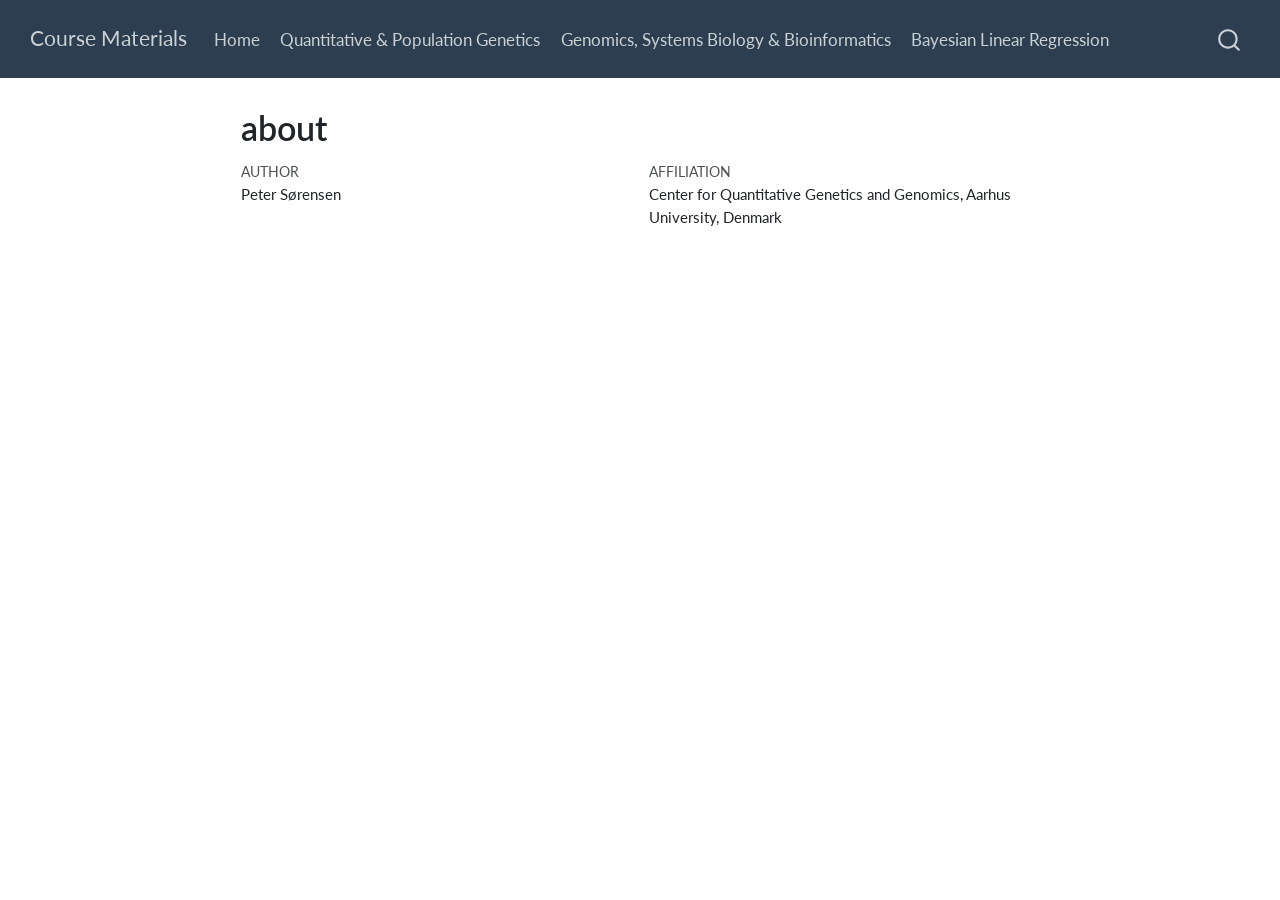
<file: docs/about.html>
<!DOCTYPE html>
<html xmlns="http://www.w3.org/1999/xhtml" lang="en" xml:lang="en"><head>

<meta charset="utf-8">
<meta name="generator" content="quarto-1.7.32">

<meta name="viewport" content="width=device-width, initial-scale=1.0, user-scalable=yes">

<meta name="author" content="Peter Sørensen">

<title>about – Course Materials</title>
<style>
code{white-space: pre-wrap;}
span.smallcaps{font-variant: small-caps;}
div.columns{display: flex; gap: min(4vw, 1.5em);}
div.column{flex: auto; overflow-x: auto;}
div.hanging-indent{margin-left: 1.5em; text-indent: -1.5em;}
ul.task-list{list-style: none;}
ul.task-list li input[type="checkbox"] {
  width: 0.8em;
  margin: 0 0.8em 0.2em -1em; /* quarto-specific, see https://github.com/quarto-dev/quarto-cli/issues/4556 */ 
  vertical-align: middle;
}
</style>


<script src="site_libs/quarto-nav/quarto-nav.js"></script>
<script src="site_libs/quarto-nav/headroom.min.js"></script>
<script src="site_libs/clipboard/clipboard.min.js"></script>
<script src="site_libs/quarto-search/autocomplete.umd.js"></script>
<script src="site_libs/quarto-search/fuse.min.js"></script>
<script src="site_libs/quarto-search/quarto-search.js"></script>
<meta name="quarto:offset" content="./">
<script src="site_libs/quarto-html/quarto.js" type="module"></script>
<script src="site_libs/quarto-html/tabsets/tabsets.js" type="module"></script>
<script src="site_libs/quarto-html/popper.min.js"></script>
<script src="site_libs/quarto-html/tippy.umd.min.js"></script>
<script src="site_libs/quarto-html/anchor.min.js"></script>
<link href="site_libs/quarto-html/tippy.css" rel="stylesheet">
<link href="site_libs/quarto-html/quarto-syntax-highlighting-37eea08aefeeee20ff55810ff984fec1.css" rel="stylesheet" id="quarto-text-highlighting-styles">
<script src="site_libs/bootstrap/bootstrap.min.js"></script>
<link href="site_libs/bootstrap/bootstrap-icons.css" rel="stylesheet">
<link href="site_libs/bootstrap/bootstrap-cc63fce9873912f1bbbccf05079cc9ea.min.css" rel="stylesheet" append-hash="true" id="quarto-bootstrap" data-mode="light">
<script id="quarto-search-options" type="application/json">{
  "location": "navbar",
  "copy-button": false,
  "collapse-after": 3,
  "panel-placement": "end",
  "type": "overlay",
  "limit": 50,
  "keyboard-shortcut": [
    "f",
    "/",
    "s"
  ],
  "show-item-context": false,
  "language": {
    "search-no-results-text": "No results",
    "search-matching-documents-text": "matching documents",
    "search-copy-link-title": "Copy link to search",
    "search-hide-matches-text": "Hide additional matches",
    "search-more-match-text": "more match in this document",
    "search-more-matches-text": "more matches in this document",
    "search-clear-button-title": "Clear",
    "search-text-placeholder": "",
    "search-detached-cancel-button-title": "Cancel",
    "search-submit-button-title": "Submit",
    "search-label": "Search"
  }
}</script>


</head>

<body class="nav-fixed fullcontent quarto-light">

<div id="quarto-search-results"></div>
  <header id="quarto-header" class="headroom fixed-top">
    <nav class="navbar navbar-expand-lg " data-bs-theme="dark">
      <div class="navbar-container container-fluid">
      <div class="navbar-brand-container mx-auto">
    <a class="navbar-brand" href="./index.html">
    <span class="navbar-title">Course Materials</span>
    </a>
  </div>
            <div id="quarto-search" class="" title="Search"></div>
          <button class="navbar-toggler" type="button" data-bs-toggle="collapse" data-bs-target="#navbarCollapse" aria-controls="navbarCollapse" role="menu" aria-expanded="false" aria-label="Toggle navigation" onclick="if (window.quartoToggleHeadroom) { window.quartoToggleHeadroom(); }">
  <span class="navbar-toggler-icon"></span>
</button>
          <div class="collapse navbar-collapse" id="navbarCollapse">
            <ul class="navbar-nav navbar-nav-scroll me-auto">
  <li class="nav-item">
    <a class="nav-link" href="./index.html"> 
<span class="menu-text">Home</span></a>
  </li>  
  <li class="nav-item">
    <a class="nav-link" href="./quant-genetics/"> 
<span class="menu-text">Quantitative &amp; Population Genetics</span></a>
  </li>  
  <li class="nav-item">
    <a class="nav-link" href="./genomics-systems-bioinfo/"> 
<span class="menu-text">Genomics, Systems Biology &amp; Bioinformatics</span></a>
  </li>  
  <li class="nav-item">
    <a class="nav-link" href="https://psoerensen.github.io/bayesian-linear-regression/"> 
<span class="menu-text">Bayesian Linear Regression</span></a>
  </li>  
</ul>
          </div> <!-- /navcollapse -->
            <div class="quarto-navbar-tools">
</div>
      </div> <!-- /container-fluid -->
    </nav>
</header>
<!-- content -->
<div id="quarto-content" class="quarto-container page-columns page-rows-contents page-layout-article page-navbar">
<!-- sidebar -->
<!-- margin-sidebar -->
    
<!-- main -->
<main class="content" id="quarto-document-content">

<header id="title-block-header" class="quarto-title-block default">
<div class="quarto-title">
<h1 class="title">about</h1>
</div>


<div class="quarto-title-meta-author">
  <div class="quarto-title-meta-heading">Author</div>
  <div class="quarto-title-meta-heading">Affiliation</div>
  
    <div class="quarto-title-meta-contents">
    <p class="author">Peter Sørensen </p>
  </div>
  <div class="quarto-title-meta-contents">
        <p class="affiliation">
            Center for Quantitative Genetics and Genomics, Aarhus University, Denmark
          </p>
      </div>
  </div>

<div class="quarto-title-meta">

      
  
    
  </div>
  


</header>





</main> <!-- /main -->
<script id="quarto-html-after-body" type="application/javascript">
  window.document.addEventListener("DOMContentLoaded", function (event) {
    const icon = "";
    const anchorJS = new window.AnchorJS();
    anchorJS.options = {
      placement: 'right',
      icon: icon
    };
    anchorJS.add('.anchored');
    const isCodeAnnotation = (el) => {
      for (const clz of el.classList) {
        if (clz.startsWith('code-annotation-')) {                     
          return true;
        }
      }
      return false;
    }
    const onCopySuccess = function(e) {
      // button target
      const button = e.trigger;
      // don't keep focus
      button.blur();
      // flash "checked"
      button.classList.add('code-copy-button-checked');
      var currentTitle = button.getAttribute("title");
      button.setAttribute("title", "Copied!");
      let tooltip;
      if (window.bootstrap) {
        button.setAttribute("data-bs-toggle", "tooltip");
        button.setAttribute("data-bs-placement", "left");
        button.setAttribute("data-bs-title", "Copied!");
        tooltip = new bootstrap.Tooltip(button, 
          { trigger: "manual", 
            customClass: "code-copy-button-tooltip",
            offset: [0, -8]});
        tooltip.show();    
      }
      setTimeout(function() {
        if (tooltip) {
          tooltip.hide();
          button.removeAttribute("data-bs-title");
          button.removeAttribute("data-bs-toggle");
          button.removeAttribute("data-bs-placement");
        }
        button.setAttribute("title", currentTitle);
        button.classList.remove('code-copy-button-checked');
      }, 1000);
      // clear code selection
      e.clearSelection();
    }
    const getTextToCopy = function(trigger) {
        const codeEl = trigger.previousElementSibling.cloneNode(true);
        for (const childEl of codeEl.children) {
          if (isCodeAnnotation(childEl)) {
            childEl.remove();
          }
        }
        return codeEl.innerText;
    }
    const clipboard = new window.ClipboardJS('.code-copy-button:not([data-in-quarto-modal])', {
      text: getTextToCopy
    });
    clipboard.on('success', onCopySuccess);
    if (window.document.getElementById('quarto-embedded-source-code-modal')) {
      const clipboardModal = new window.ClipboardJS('.code-copy-button[data-in-quarto-modal]', {
        text: getTextToCopy,
        container: window.document.getElementById('quarto-embedded-source-code-modal')
      });
      clipboardModal.on('success', onCopySuccess);
    }
      var localhostRegex = new RegExp(/^(?:http|https):\/\/localhost\:?[0-9]*\//);
      var mailtoRegex = new RegExp(/^mailto:/);
        var filterRegex = new RegExp('/' + window.location.host + '/');
      var isInternal = (href) => {
          return filterRegex.test(href) || localhostRegex.test(href) || mailtoRegex.test(href);
      }
      // Inspect non-navigation links and adorn them if external
     var links = window.document.querySelectorAll('a[href]:not(.nav-link):not(.navbar-brand):not(.toc-action):not(.sidebar-link):not(.sidebar-item-toggle):not(.pagination-link):not(.no-external):not([aria-hidden]):not(.dropdown-item):not(.quarto-navigation-tool):not(.about-link)');
      for (var i=0; i<links.length; i++) {
        const link = links[i];
        if (!isInternal(link.href)) {
          // undo the damage that might have been done by quarto-nav.js in the case of
          // links that we want to consider external
          if (link.dataset.originalHref !== undefined) {
            link.href = link.dataset.originalHref;
          }
        }
      }
    function tippyHover(el, contentFn, onTriggerFn, onUntriggerFn) {
      const config = {
        allowHTML: true,
        maxWidth: 500,
        delay: 100,
        arrow: false,
        appendTo: function(el) {
            return el.parentElement;
        },
        interactive: true,
        interactiveBorder: 10,
        theme: 'quarto',
        placement: 'bottom-start',
      };
      if (contentFn) {
        config.content = contentFn;
      }
      if (onTriggerFn) {
        config.onTrigger = onTriggerFn;
      }
      if (onUntriggerFn) {
        config.onUntrigger = onUntriggerFn;
      }
      window.tippy(el, config); 
    }
    const noterefs = window.document.querySelectorAll('a[role="doc-noteref"]');
    for (var i=0; i<noterefs.length; i++) {
      const ref = noterefs[i];
      tippyHover(ref, function() {
        // use id or data attribute instead here
        let href = ref.getAttribute('data-footnote-href') || ref.getAttribute('href');
        try { href = new URL(href).hash; } catch {}
        const id = href.replace(/^#\/?/, "");
        const note = window.document.getElementById(id);
        if (note) {
          return note.innerHTML;
        } else {
          return "";
        }
      });
    }
    const xrefs = window.document.querySelectorAll('a.quarto-xref');
    const processXRef = (id, note) => {
      // Strip column container classes
      const stripColumnClz = (el) => {
        el.classList.remove("page-full", "page-columns");
        if (el.children) {
          for (const child of el.children) {
            stripColumnClz(child);
          }
        }
      }
      stripColumnClz(note)
      if (id === null || id.startsWith('sec-')) {
        // Special case sections, only their first couple elements
        const container = document.createElement("div");
        if (note.children && note.children.length > 2) {
          container.appendChild(note.children[0].cloneNode(true));
          for (let i = 1; i < note.children.length; i++) {
            const child = note.children[i];
            if (child.tagName === "P" && child.innerText === "") {
              continue;
            } else {
              container.appendChild(child.cloneNode(true));
              break;
            }
          }
          if (window.Quarto?.typesetMath) {
            window.Quarto.typesetMath(container);
          }
          return container.innerHTML
        } else {
          if (window.Quarto?.typesetMath) {
            window.Quarto.typesetMath(note);
          }
          return note.innerHTML;
        }
      } else {
        // Remove any anchor links if they are present
        const anchorLink = note.querySelector('a.anchorjs-link');
        if (anchorLink) {
          anchorLink.remove();
        }
        if (window.Quarto?.typesetMath) {
          window.Quarto.typesetMath(note);
        }
        if (note.classList.contains("callout")) {
          return note.outerHTML;
        } else {
          return note.innerHTML;
        }
      }
    }
    for (var i=0; i<xrefs.length; i++) {
      const xref = xrefs[i];
      tippyHover(xref, undefined, function(instance) {
        instance.disable();
        let url = xref.getAttribute('href');
        let hash = undefined; 
        if (url.startsWith('#')) {
          hash = url;
        } else {
          try { hash = new URL(url).hash; } catch {}
        }
        if (hash) {
          const id = hash.replace(/^#\/?/, "");
          const note = window.document.getElementById(id);
          if (note !== null) {
            try {
              const html = processXRef(id, note.cloneNode(true));
              instance.setContent(html);
            } finally {
              instance.enable();
              instance.show();
            }
          } else {
            // See if we can fetch this
            fetch(url.split('#')[0])
            .then(res => res.text())
            .then(html => {
              const parser = new DOMParser();
              const htmlDoc = parser.parseFromString(html, "text/html");
              const note = htmlDoc.getElementById(id);
              if (note !== null) {
                const html = processXRef(id, note);
                instance.setContent(html);
              } 
            }).finally(() => {
              instance.enable();
              instance.show();
            });
          }
        } else {
          // See if we can fetch a full url (with no hash to target)
          // This is a special case and we should probably do some content thinning / targeting
          fetch(url)
          .then(res => res.text())
          .then(html => {
            const parser = new DOMParser();
            const htmlDoc = parser.parseFromString(html, "text/html");
            const note = htmlDoc.querySelector('main.content');
            if (note !== null) {
              // This should only happen for chapter cross references
              // (since there is no id in the URL)
              // remove the first header
              if (note.children.length > 0 && note.children[0].tagName === "HEADER") {
                note.children[0].remove();
              }
              const html = processXRef(null, note);
              instance.setContent(html);
            } 
          }).finally(() => {
            instance.enable();
            instance.show();
          });
        }
      }, function(instance) {
      });
    }
        let selectedAnnoteEl;
        const selectorForAnnotation = ( cell, annotation) => {
          let cellAttr = 'data-code-cell="' + cell + '"';
          let lineAttr = 'data-code-annotation="' +  annotation + '"';
          const selector = 'span[' + cellAttr + '][' + lineAttr + ']';
          return selector;
        }
        const selectCodeLines = (annoteEl) => {
          const doc = window.document;
          const targetCell = annoteEl.getAttribute("data-target-cell");
          const targetAnnotation = annoteEl.getAttribute("data-target-annotation");
          const annoteSpan = window.document.querySelector(selectorForAnnotation(targetCell, targetAnnotation));
          const lines = annoteSpan.getAttribute("data-code-lines").split(",");
          const lineIds = lines.map((line) => {
            return targetCell + "-" + line;
          })
          let top = null;
          let height = null;
          let parent = null;
          if (lineIds.length > 0) {
              //compute the position of the single el (top and bottom and make a div)
              const el = window.document.getElementById(lineIds[0]);
              top = el.offsetTop;
              height = el.offsetHeight;
              parent = el.parentElement.parentElement;
            if (lineIds.length > 1) {
              const lastEl = window.document.getElementById(lineIds[lineIds.length - 1]);
              const bottom = lastEl.offsetTop + lastEl.offsetHeight;
              height = bottom - top;
            }
            if (top !== null && height !== null && parent !== null) {
              // cook up a div (if necessary) and position it 
              let div = window.document.getElementById("code-annotation-line-highlight");
              if (div === null) {
                div = window.document.createElement("div");
                div.setAttribute("id", "code-annotation-line-highlight");
                div.style.position = 'absolute';
                parent.appendChild(div);
              }
              div.style.top = top - 2 + "px";
              div.style.height = height + 4 + "px";
              div.style.left = 0;
              let gutterDiv = window.document.getElementById("code-annotation-line-highlight-gutter");
              if (gutterDiv === null) {
                gutterDiv = window.document.createElement("div");
                gutterDiv.setAttribute("id", "code-annotation-line-highlight-gutter");
                gutterDiv.style.position = 'absolute';
                const codeCell = window.document.getElementById(targetCell);
                const gutter = codeCell.querySelector('.code-annotation-gutter');
                gutter.appendChild(gutterDiv);
              }
              gutterDiv.style.top = top - 2 + "px";
              gutterDiv.style.height = height + 4 + "px";
            }
            selectedAnnoteEl = annoteEl;
          }
        };
        const unselectCodeLines = () => {
          const elementsIds = ["code-annotation-line-highlight", "code-annotation-line-highlight-gutter"];
          elementsIds.forEach((elId) => {
            const div = window.document.getElementById(elId);
            if (div) {
              div.remove();
            }
          });
          selectedAnnoteEl = undefined;
        };
          // Handle positioning of the toggle
      window.addEventListener(
        "resize",
        throttle(() => {
          elRect = undefined;
          if (selectedAnnoteEl) {
            selectCodeLines(selectedAnnoteEl);
          }
        }, 10)
      );
      function throttle(fn, ms) {
      let throttle = false;
      let timer;
        return (...args) => {
          if(!throttle) { // first call gets through
              fn.apply(this, args);
              throttle = true;
          } else { // all the others get throttled
              if(timer) clearTimeout(timer); // cancel #2
              timer = setTimeout(() => {
                fn.apply(this, args);
                timer = throttle = false;
              }, ms);
          }
        };
      }
        // Attach click handler to the DT
        const annoteDls = window.document.querySelectorAll('dt[data-target-cell]');
        for (const annoteDlNode of annoteDls) {
          annoteDlNode.addEventListener('click', (event) => {
            const clickedEl = event.target;
            if (clickedEl !== selectedAnnoteEl) {
              unselectCodeLines();
              const activeEl = window.document.querySelector('dt[data-target-cell].code-annotation-active');
              if (activeEl) {
                activeEl.classList.remove('code-annotation-active');
              }
              selectCodeLines(clickedEl);
              clickedEl.classList.add('code-annotation-active');
            } else {
              // Unselect the line
              unselectCodeLines();
              clickedEl.classList.remove('code-annotation-active');
            }
          });
        }
    const findCites = (el) => {
      const parentEl = el.parentElement;
      if (parentEl) {
        const cites = parentEl.dataset.cites;
        if (cites) {
          return {
            el,
            cites: cites.split(' ')
          };
        } else {
          return findCites(el.parentElement)
        }
      } else {
        return undefined;
      }
    };
    var bibliorefs = window.document.querySelectorAll('a[role="doc-biblioref"]');
    for (var i=0; i<bibliorefs.length; i++) {
      const ref = bibliorefs[i];
      const citeInfo = findCites(ref);
      if (citeInfo) {
        tippyHover(citeInfo.el, function() {
          var popup = window.document.createElement('div');
          citeInfo.cites.forEach(function(cite) {
            var citeDiv = window.document.createElement('div');
            citeDiv.classList.add('hanging-indent');
            citeDiv.classList.add('csl-entry');
            var biblioDiv = window.document.getElementById('ref-' + cite);
            if (biblioDiv) {
              citeDiv.innerHTML = biblioDiv.innerHTML;
            }
            popup.appendChild(citeDiv);
          });
          return popup.innerHTML;
        });
      }
    }
  });
  </script>
</div> <!-- /content -->




</body></html>
</file>
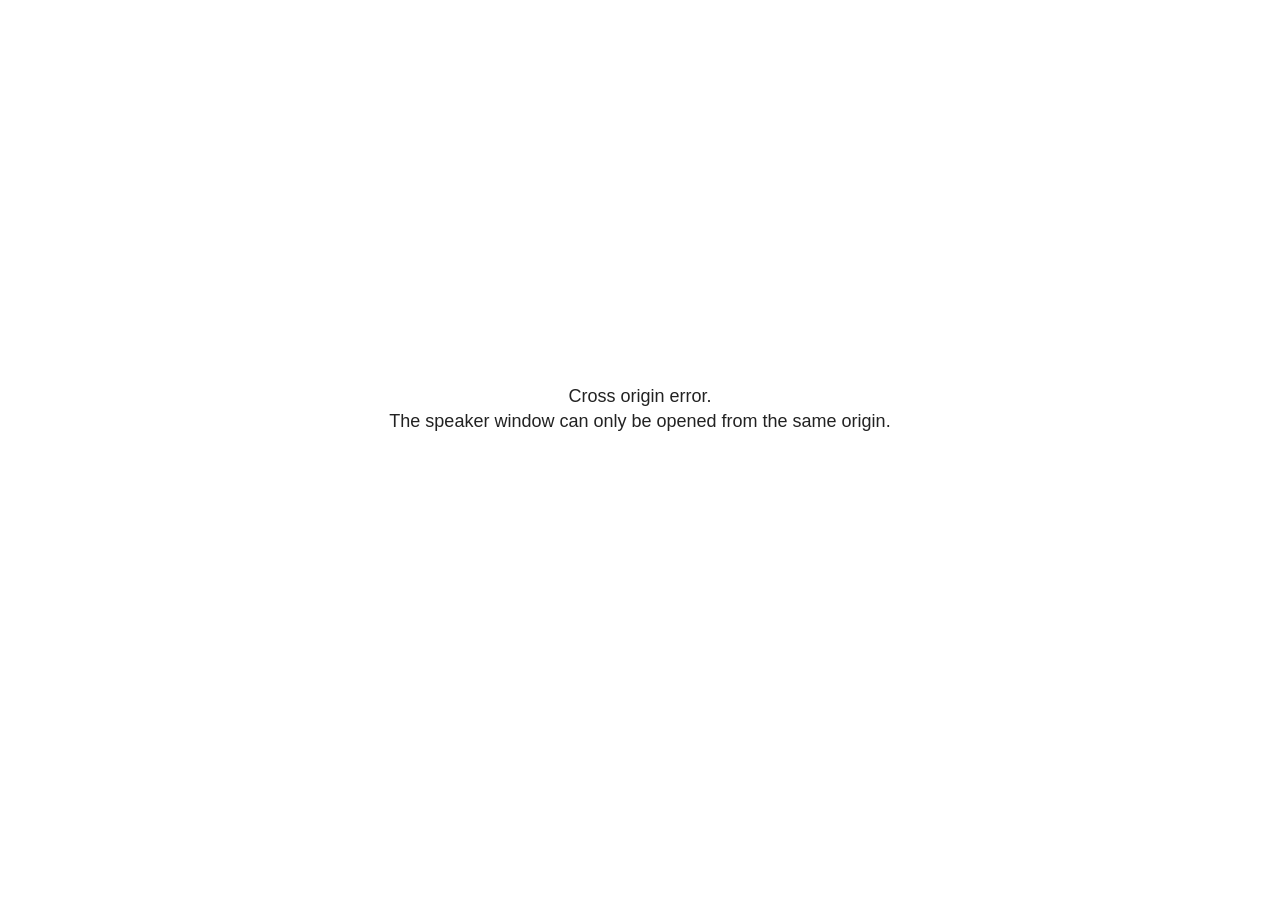
<file: docs/site_libs/revealjs/plugin/notes/speaker-view.html>
<!--
	NOTE: You need to build the notes plugin after making changes to this file.
-->
<html lang="en">
	<head>
		<meta charset="utf-8">

		<title>reveal.js - Speaker View</title>

		<style>
			body {
				font-family: Helvetica;
				font-size: 18px;
			}

			#current-slide,
			#upcoming-slide,
			#speaker-controls {
				padding: 6px;
				box-sizing: border-box;
				-moz-box-sizing: border-box;
			}

			#current-slide iframe,
			#upcoming-slide iframe {
				width: 100%;
				height: 100%;
				border: 1px solid #ddd;
			}

			#current-slide .label,
			#upcoming-slide .label {
				position: absolute;
				top: 10px;
				left: 10px;
				z-index: 2;
			}

			#connection-status {
				position: absolute;
				top: 0;
				left: 0;
				width: 100%;
				height: 100%;
				z-index: 20;
				padding: 30% 20% 20% 20%;
				font-size: 18px;
				color: #222;
				background: #fff;
				text-align: center;
				box-sizing: border-box;
				line-height: 1.4;
			}

			.overlay-element {
				height: 34px;
				line-height: 34px;
				padding: 0 10px;
				text-shadow: none;
				background: rgba( 220, 220, 220, 0.8 );
				color: #222;
				font-size: 14px;
			}

			.overlay-element.interactive:hover {
				background: rgba( 220, 220, 220, 1 );
			}

			#current-slide {
				position: absolute;
				width: 60%;
				height: 100%;
				top: 0;
				left: 0;
				padding-right: 0;
			}

			#upcoming-slide {
				position: absolute;
				width: 40%;
				height: 40%;
				right: 0;
				top: 0;
			}

			/* Speaker controls */
			#speaker-controls {
				position: absolute;
				top: 40%;
				right: 0;
				width: 40%;
				height: 60%;
				overflow: auto;
				font-size: 18px;
			}

				.speaker-controls-time.hidden,
				.speaker-controls-notes.hidden {
					display: none;
				}

				.speaker-controls-time .label,
				.speaker-controls-pace .label,
				.speaker-controls-notes .label {
					text-transform: uppercase;
					font-weight: normal;
					font-size: 0.66em;
					color: #666;
					margin: 0;
				}

				.speaker-controls-time, .speaker-controls-pace {
					border-bottom: 1px solid rgba( 200, 200, 200, 0.5 );
					margin-bottom: 10px;
					padding: 10px 16px;
					padding-bottom: 20px;
					cursor: pointer;
				}

				.speaker-controls-time .reset-button {
					opacity: 0;
					float: right;
					color: #666;
					text-decoration: none;
				}
				.speaker-controls-time:hover .reset-button {
					opacity: 1;
				}

				.speaker-controls-time .timer,
				.speaker-controls-time .clock {
					width: 50%;
				}

				.speaker-controls-time .timer,
				.speaker-controls-time .clock,
				.speaker-controls-time .pacing .hours-value,
				.speaker-controls-time .pacing .minutes-value,
				.speaker-controls-time .pacing .seconds-value {
					font-size: 1.9em;
				}

				.speaker-controls-time .timer {
					float: left;
				}

				.speaker-controls-time .clock {
					float: right;
					text-align: right;
				}

				.speaker-controls-time span.mute {
					opacity: 0.3;
				}

				.speaker-controls-time .pacing-title {
					margin-top: 5px;
				}

				.speaker-controls-time .pacing.ahead {
					color: blue;
				}

				.speaker-controls-time .pacing.on-track {
					color: green;
				}

				.speaker-controls-time .pacing.behind {
					color: red;
				}

				.speaker-controls-notes {
					padding: 10px 16px;
				}

				.speaker-controls-notes .value {
					margin-top: 5px;
					line-height: 1.4;
					font-size: 1.2em;
				}

			/* Layout selector */
			#speaker-layout {
				position: absolute;
				top: 10px;
				right: 10px;
				color: #222;
				z-index: 10;
			}
				#speaker-layout select {
					position: absolute;
					width: 100%;
					height: 100%;
					top: 0;
					left: 0;
					border: 0;
					box-shadow: 0;
					cursor: pointer;
					opacity: 0;

					font-size: 1em;
					background-color: transparent;

					-moz-appearance: none;
					-webkit-appearance: none;
					-webkit-tap-highlight-color: rgba(0, 0, 0, 0);
				}

				#speaker-layout select:focus {
					outline: none;
					box-shadow: none;
				}

			.clear {
				clear: both;
			}

			/* Speaker layout: Wide */
			body[data-speaker-layout="wide"] #current-slide,
			body[data-speaker-layout="wide"] #upcoming-slide {
				width: 50%;
				height: 45%;
				padding: 6px;
			}

			body[data-speaker-layout="wide"] #current-slide {
				top: 0;
				left: 0;
			}

			body[data-speaker-layout="wide"] #upcoming-slide {
				top: 0;
				left: 50%;
			}

			body[data-speaker-layout="wide"] #speaker-controls {
				top: 45%;
				left: 0;
				width: 100%;
				height: 50%;
				font-size: 1.25em;
			}

			/* Speaker layout: Tall */
			body[data-speaker-layout="tall"] #current-slide,
			body[data-speaker-layout="tall"] #upcoming-slide {
				width: 45%;
				height: 50%;
				padding: 6px;
			}

			body[data-speaker-layout="tall"] #current-slide {
				top: 0;
				left: 0;
			}

			body[data-speaker-layout="tall"] #upcoming-slide {
				top: 50%;
				left: 0;
			}

			body[data-speaker-layout="tall"] #speaker-controls {
				padding-top: 40px;
				top: 0;
				left: 45%;
				width: 55%;
				height: 100%;
				font-size: 1.25em;
			}

			/* Speaker layout: Notes only */
			body[data-speaker-layout="notes-only"] #current-slide,
			body[data-speaker-layout="notes-only"] #upcoming-slide {
				display: none;
			}

			body[data-speaker-layout="notes-only"] #speaker-controls {
				padding-top: 40px;
				top: 0;
				left: 0;
				width: 100%;
				height: 100%;
				font-size: 1.25em;
			}

			@media screen and (max-width: 1080px) {
				body[data-speaker-layout="default"] #speaker-controls {
					font-size: 16px;
				}
			}

			@media screen and (max-width: 900px) {
				body[data-speaker-layout="default"] #speaker-controls {
					font-size: 14px;
				}
			}

			@media screen and (max-width: 800px) {
				body[data-speaker-layout="default"] #speaker-controls {
					font-size: 12px;
				}
			}

		</style>
	</head>

	<body>

		<div id="connection-status">Loading speaker view...</div>

		<div id="current-slide"></div>
		<div id="upcoming-slide"><span class="overlay-element label">Upcoming</span></div>
		<div id="speaker-controls">
			<div class="speaker-controls-time">
				<h4 class="label">Time <span class="reset-button">Click to Reset</span></h4>
				<div class="clock">
					<span class="clock-value">0:00 AM</span>
				</div>
				<div class="timer">
					<span class="hours-value">00</span><span class="minutes-value">:00</span><span class="seconds-value">:00</span>
				</div>
				<div class="clear"></div>

				<h4 class="label pacing-title" style="display: none">Pacing – Time to finish current slide</h4>
				<div class="pacing" style="display: none">
					<span class="hours-value">00</span><span class="minutes-value">:00</span><span class="seconds-value">:00</span>
				</div>
			</div>

			<div class="speaker-controls-notes hidden">
				<h4 class="label">Notes</h4>
				<div class="value"></div>
			</div>
		</div>
		<div id="speaker-layout" class="overlay-element interactive">
			<span class="speaker-layout-label"></span>
			<select class="speaker-layout-dropdown"></select>
		</div>

		<script>

			(function() {

				var notes,
					notesValue,
					currentState,
					currentSlide,
					upcomingSlide,
					layoutLabel,
					layoutDropdown,
					pendingCalls = {},
					lastRevealApiCallId = 0,
					connected = false

				var connectionStatus = document.querySelector( '#connection-status' );

				var SPEAKER_LAYOUTS = {
					'default': 'Default',
					'wide': 'Wide',
					'tall': 'Tall',
					'notes-only': 'Notes only'
				};

				setupLayout();

				let openerOrigin;

				try {
					openerOrigin = window.opener.location.origin;
				}
				catch ( error ) { console.warn( error ) }

				// In order to prevent XSS, the speaker view will only run if its
				// opener has the same origin as itself
				if( window.location.origin !== openerOrigin ) {
					connectionStatus.innerHTML = 'Cross origin error.<br>The speaker window can only be opened from the same origin.';
					return;
				}

				var connectionTimeout = setTimeout( function() {
					connectionStatus.innerHTML = 'Error connecting to main window.<br>Please try closing and reopening the speaker view.';
				}, 5000 );

				window.addEventListener( 'message', function( event ) {

					// Validate the origin of all messages to avoid parsing messages
					// that aren't meant for us. Ignore when running off file:// so
					// that the speaker view continues to work without a web server.
					if( window.location.origin !== event.origin && window.location.origin !== 'file://' ) {
						return
					}

					clearTimeout( connectionTimeout );
					connectionStatus.style.display = 'none';

					var data = JSON.parse( event.data );

					// The overview mode is only useful to the reveal.js instance
					// where navigation occurs so we don't sync it
					if( data.state ) delete data.state.overview;

					// Messages sent by the notes plugin inside of the main window
					if( data && data.namespace === 'reveal-notes' ) {
						if( data.type === 'connect' ) {
							handleConnectMessage( data );
						}
						else if( data.type === 'state' ) {
							handleStateMessage( data );
						}
						else if( data.type === 'return' ) {
							pendingCalls[data.callId](data.result);
							delete pendingCalls[data.callId];
						}
					}
					// Messages sent by the reveal.js inside of the current slide preview
					else if( data && data.namespace === 'reveal' ) {
						if( /ready/.test( data.eventName ) ) {
							// Send a message back to notify that the handshake is complete
							window.opener.postMessage( JSON.stringify({ namespace: 'reveal-notes', type: 'connected'} ), '*' );
						}
						else if( /slidechanged|fragmentshown|fragmenthidden|paused|resumed/.test( data.eventName ) && currentState !== JSON.stringify( data.state ) ) {

							dispatchStateToMainWindow( data.state );

						}
					}

				} );

				/**
				 * Updates the presentation in the main window to match the state
				 * of the presentation in the notes window.
				 */
				const dispatchStateToMainWindow = debounce(( state ) => {
					window.opener.postMessage( JSON.stringify({ method: 'setState', args: [ state ]} ), '*' );
				}, 500);

				/**
				 * Asynchronously calls the Reveal.js API of the main frame.
				 */
				function callRevealApi( methodName, methodArguments, callback ) {

					var callId = ++lastRevealApiCallId;
					pendingCalls[callId] = callback;
					window.opener.postMessage( JSON.stringify( {
						namespace: 'reveal-notes',
						type: 'call',
						callId: callId,
						methodName: methodName,
						arguments: methodArguments
					} ), '*' );

				}

				/**
				 * Called when the main window is trying to establish a
				 * connection.
				 */
				function handleConnectMessage( data ) {

					if( connected === false ) {
						connected = true;

						setupIframes( data );
						setupKeyboard();
						setupNotes();
						setupTimer();
						setupHeartbeat();
					}

				}

				/**
				 * Called when the main window sends an updated state.
				 */
				function handleStateMessage( data ) {

					// Store the most recently set state to avoid circular loops
					// applying the same state
					currentState = JSON.stringify( data.state );

					// No need for updating the notes in case of fragment changes
					if ( data.notes ) {
						notes.classList.remove( 'hidden' );
						notesValue.style.whiteSpace = data.whitespace;
						if( data.markdown ) {
							notesValue.innerHTML = marked( data.notes );
						}
						else {
							notesValue.innerHTML = data.notes;
						}
					}
					else {
						notes.classList.add( 'hidden' );
					}

					// Update the note slides
					currentSlide.contentWindow.postMessage( JSON.stringify({ method: 'setState', args: [ data.state ] }), '*' );
					upcomingSlide.contentWindow.postMessage( JSON.stringify({ method: 'setState', args: [ data.state ] }), '*' );
					upcomingSlide.contentWindow.postMessage( JSON.stringify({ method: 'next' }), '*' );

				}

				// Limit to max one state update per X ms
				handleStateMessage = debounce( handleStateMessage, 200 );

				/**
				 * Forward keyboard events to the current slide window.
				 * This enables keyboard events to work even if focus
				 * isn't set on the current slide iframe.
				 *
				 * Block F5 default handling, it reloads and disconnects
				 * the speaker notes window.
				 */
				function setupKeyboard() {

					document.addEventListener( 'keydown', function( event ) {
						if( event.keyCode === 116 || ( event.metaKey && event.keyCode === 82 ) ) {
							event.preventDefault();
							return false;
						}
						currentSlide.contentWindow.postMessage( JSON.stringify({ method: 'triggerKey', args: [ event.keyCode ] }), '*' );
					} );

				}

				/**
				 * Creates the preview iframes.
				 */
				function setupIframes( data ) {

					var params = [
						'receiver',
						'progress=false',
						'history=false',
						'transition=none',
						'autoSlide=0',
						'backgroundTransition=none'
					].join( '&' );

					var urlSeparator = /\?/.test(data.url) ? '&' : '?';
					var hash = '#/' + data.state.indexh + '/' + data.state.indexv;
					var currentURL = data.url + urlSeparator + params + '&scrollActivationWidth=false&postMessageEvents=true' + hash;
					var upcomingURL = data.url + urlSeparator + params + '&scrollActivationWidth=false&controls=false' + hash;

					currentSlide = document.createElement( 'iframe' );
					currentSlide.setAttribute( 'width', 1280 );
					currentSlide.setAttribute( 'height', 1024 );
					currentSlide.setAttribute( 'src', currentURL );
					document.querySelector( '#current-slide' ).appendChild( currentSlide );

					upcomingSlide = document.createElement( 'iframe' );
					upcomingSlide.setAttribute( 'width', 640 );
					upcomingSlide.setAttribute( 'height', 512 );
					upcomingSlide.setAttribute( 'src', upcomingURL );
					document.querySelector( '#upcoming-slide' ).appendChild( upcomingSlide );

				}

				/**
				 * Setup the notes UI.
				 */
				function setupNotes() {

					notes = document.querySelector( '.speaker-controls-notes' );
					notesValue = document.querySelector( '.speaker-controls-notes .value' );

				}

				/**
				 * We send out a heartbeat at all times to ensure we can
				 * reconnect with the main presentation window after reloads.
				 */
				function setupHeartbeat() {

					setInterval( () => {
						window.opener.postMessage( JSON.stringify({ namespace: 'reveal-notes', type: 'heartbeat'} ), '*' );
					}, 1000 );

				}

				function getTimings( callback ) {

					callRevealApi( 'getSlidesAttributes', [], function ( slideAttributes ) {
						callRevealApi( 'getConfig', [], function ( config ) {
							var totalTime = config.totalTime;
							var minTimePerSlide = config.minimumTimePerSlide || 0;
							var defaultTiming = config.defaultTiming;
							if ((defaultTiming == null) && (totalTime == null)) {
								callback(null);
								return;
							}
							// Setting totalTime overrides defaultTiming
							if (totalTime) {
								defaultTiming = 0;
							}
							var timings = [];
							for ( var i in slideAttributes ) {
								var slide = slideAttributes[ i ];
								var timing = defaultTiming;
								if( slide.hasOwnProperty( 'data-timing' )) {
									var t = slide[ 'data-timing' ];
									timing = parseInt(t);
									if( isNaN(timing) ) {
										console.warn("Could not parse timing '" + t + "' of slide " + i + "; using default of " + defaultTiming);
										timing = defaultTiming;
									}
								}
								timings.push(timing);
							}
							if ( totalTime ) {
								// After we've allocated time to individual slides, we summarize it and
								// subtract it from the total time
								var remainingTime = totalTime - timings.reduce( function(a, b) { return a + b; }, 0 );
								// The remaining time is divided by the number of slides that have 0 seconds
								// allocated at the moment, giving the average time-per-slide on the remaining slides
								var remainingSlides = (timings.filter( function(x) { return x == 0 }) ).length
								var timePerSlide = Math.round( remainingTime / remainingSlides, 0 )
								// And now we replace every zero-value timing with that average
								timings = timings.map( function(x) { return (x==0 ? timePerSlide : x) } );
							}
							var slidesUnderMinimum = timings.filter( function(x) { return (x < minTimePerSlide) } ).length
							if ( slidesUnderMinimum ) {
								message = "The pacing time for " + slidesUnderMinimum + " slide(s) is under the configured minimum of " + minTimePerSlide + " seconds. Check the data-timing attribute on individual slides, or consider increasing the totalTime or minimumTimePerSlide configuration options (or removing some slides).";
								alert(message);
							}
							callback( timings );
						} );
					} );

				}

				/**
				 * Return the number of seconds allocated for presenting
				 * all slides up to and including this one.
				 */
				function getTimeAllocated( timings, callback ) {

					callRevealApi( 'getSlidePastCount', [], function ( currentSlide ) {
						var allocated = 0;
						for (var i in timings.slice(0, currentSlide + 1)) {
							allocated += timings[i];
						}
						callback( allocated );
					} );

				}

				/**
				 * Create the timer and clock and start updating them
				 * at an interval.
				 */
				function setupTimer() {

					var start = new Date(),
					timeEl = document.querySelector( '.speaker-controls-time' ),
					clockEl = timeEl.querySelector( '.clock-value' ),
					hoursEl = timeEl.querySelector( '.hours-value' ),
					minutesEl = timeEl.querySelector( '.minutes-value' ),
					secondsEl = timeEl.querySelector( '.seconds-value' ),
					pacingTitleEl = timeEl.querySelector( '.pacing-title' ),
					pacingEl = timeEl.querySelector( '.pacing' ),
					pacingHoursEl = pacingEl.querySelector( '.hours-value' ),
					pacingMinutesEl = pacingEl.querySelector( '.minutes-value' ),
					pacingSecondsEl = pacingEl.querySelector( '.seconds-value' );

					var timings = null;
					getTimings( function ( _timings ) {

						timings = _timings;
						if (_timings !== null) {
							pacingTitleEl.style.removeProperty('display');
							pacingEl.style.removeProperty('display');
						}

						// Update once directly
						_updateTimer();

						// Then update every second
						setInterval( _updateTimer, 1000 );

					} );


					function _resetTimer() {

						if (timings == null) {
							start = new Date();
							_updateTimer();
						}
						else {
							// Reset timer to beginning of current slide
							getTimeAllocated( timings, function ( slideEndTimingSeconds ) {
								var slideEndTiming = slideEndTimingSeconds * 1000;
								callRevealApi( 'getSlidePastCount', [], function ( currentSlide ) {
									var currentSlideTiming = timings[currentSlide] * 1000;
									var previousSlidesTiming = slideEndTiming - currentSlideTiming;
									var now = new Date();
									start = new Date(now.getTime() - previousSlidesTiming);
									_updateTimer();
								} );
							} );
						}

					}

					timeEl.addEventListener( 'click', function() {
						_resetTimer();
						return false;
					} );

					function _displayTime( hrEl, minEl, secEl, time) {

						var sign = Math.sign(time) == -1 ? "-" : "";
						time = Math.abs(Math.round(time / 1000));
						var seconds = time % 60;
						var minutes = Math.floor( time / 60 ) % 60 ;
						var hours = Math.floor( time / ( 60 * 60 )) ;
						hrEl.innerHTML = sign + zeroPadInteger( hours );
						if (hours == 0) {
							hrEl.classList.add( 'mute' );
						}
						else {
							hrEl.classList.remove( 'mute' );
						}
						minEl.innerHTML = ':' + zeroPadInteger( minutes );
						if (hours == 0 && minutes == 0) {
							minEl.classList.add( 'mute' );
						}
						else {
							minEl.classList.remove( 'mute' );
						}
						secEl.innerHTML = ':' + zeroPadInteger( seconds );
					}

					function _updateTimer() {

						var diff, hours, minutes, seconds,
						now = new Date();

						diff = now.getTime() - start.getTime();

						clockEl.innerHTML = now.toLocaleTimeString( 'en-US', { hour12: true, hour: '2-digit', minute:'2-digit' } );
						_displayTime( hoursEl, minutesEl, secondsEl, diff );
						if (timings !== null) {
							_updatePacing(diff);
						}

					}

					function _updatePacing(diff) {

						getTimeAllocated( timings, function ( slideEndTimingSeconds ) {
							var slideEndTiming = slideEndTimingSeconds * 1000;

							callRevealApi( 'getSlidePastCount', [], function ( currentSlide ) {
								var currentSlideTiming = timings[currentSlide] * 1000;
								var timeLeftCurrentSlide = slideEndTiming - diff;
								if (timeLeftCurrentSlide < 0) {
									pacingEl.className = 'pacing behind';
								}
								else if (timeLeftCurrentSlide < currentSlideTiming) {
									pacingEl.className = 'pacing on-track';
								}
								else {
									pacingEl.className = 'pacing ahead';
								}
								_displayTime( pacingHoursEl, pacingMinutesEl, pacingSecondsEl, timeLeftCurrentSlide );
							} );
						} );
					}

				}

				/**
				 * Sets up the speaker view layout and layout selector.
				 */
				function setupLayout() {

					layoutDropdown = document.querySelector( '.speaker-layout-dropdown' );
					layoutLabel = document.querySelector( '.speaker-layout-label' );

					// Render the list of available layouts
					for( var id in SPEAKER_LAYOUTS ) {
						var option = document.createElement( 'option' );
						option.setAttribute( 'value', id );
						option.textContent = SPEAKER_LAYOUTS[ id ];
						layoutDropdown.appendChild( option );
					}

					// Monitor the dropdown for changes
					layoutDropdown.addEventListener( 'change', function( event ) {

						setLayout( layoutDropdown.value );

					}, false );

					// Restore any currently persisted layout
					setLayout( getLayout() );

				}

				/**
				 * Sets a new speaker view layout. The layout is persisted
				 * in local storage.
				 */
				function setLayout( value ) {

					var title = SPEAKER_LAYOUTS[ value ];

					layoutLabel.innerHTML = 'Layout' + ( title ? ( ': ' + title ) : '' );
					layoutDropdown.value = value;

					document.body.setAttribute( 'data-speaker-layout', value );

					// Persist locally
					if( supportsLocalStorage() ) {
						window.localStorage.setItem( 'reveal-speaker-layout', value );
					}

				}

				/**
				 * Returns the ID of the most recently set speaker layout
				 * or our default layout if none has been set.
				 */
				function getLayout() {

					if( supportsLocalStorage() ) {
						var layout = window.localStorage.getItem( 'reveal-speaker-layout' );
						if( layout ) {
							return layout;
						}
					}

					// Default to the first record in the layouts hash
					for( var id in SPEAKER_LAYOUTS ) {
						return id;
					}

				}

				function supportsLocalStorage() {

					try {
						localStorage.setItem('test', 'test');
						localStorage.removeItem('test');
						return true;
					}
					catch( e ) {
						return false;
					}

				}

				function zeroPadInteger( num ) {

					var str = '00' + parseInt( num );
					return str.substring( str.length - 2 );

				}

				/**
				 * Limits the frequency at which a function can be called.
				 */
				function debounce( fn, ms ) {

					var lastTime = 0,
						timeout;

					return function() {

						var args = arguments;
						var context = this;

						clearTimeout( timeout );

						var timeSinceLastCall = Date.now() - lastTime;
						if( timeSinceLastCall > ms ) {
							fn.apply( context, args );
							lastTime = Date.now();
						}
						else {
							timeout = setTimeout( function() {
								fn.apply( context, args );
								lastTime = Date.now();
							}, ms - timeSinceLastCall );
						}

					}

				}

			})();

		</script>
	</body>
</html>
</file>
<file: docs/site_libs/quarto-html/tippy.css>
.tippy-box[data-animation=fade][data-state=hidden]{opacity:0}[data-tippy-root]{max-width:calc(100vw - 10px)}.tippy-box{position:relative;background-color:#333;color:#fff;border-radius:4px;font-size:14px;line-height:1.4;white-space:normal;outline:0;transition-property:transform,visibility,opacity}.tippy-box[data-placement^=top]>.tippy-arrow{bottom:0}.tippy-box[data-placement^=top]>.tippy-arrow:before{bottom:-7px;left:0;border-width:8px 8px 0;border-top-color:initial;transform-origin:center top}.tippy-box[data-placement^=bottom]>.tippy-arrow{top:0}.tippy-box[data-placement^=bottom]>.tippy-arrow:before{top:-7px;left:0;border-width:0 8px 8px;border-bottom-color:initial;transform-origin:center bottom}.tippy-box[data-placement^=left]>.tippy-arrow{right:0}.tippy-box[data-placement^=left]>.tippy-arrow:before{border-width:8px 0 8px 8px;border-left-color:initial;right:-7px;transform-origin:center left}.tippy-box[data-placement^=right]>.tippy-arrow{left:0}.tippy-box[data-placement^=right]>.tippy-arrow:before{left:-7px;border-width:8px 8px 8px 0;border-right-color:initial;transform-origin:center right}.tippy-box[data-inertia][data-state=visible]{transition-timing-function:cubic-bezier(.54,1.5,.38,1.11)}.tippy-arrow{width:16px;height:16px;color:#333}.tippy-arrow:before{content:"";position:absolute;border-color:transparent;border-style:solid}.tippy-content{position:relative;padding:5px 9px;z-index:1}
</file>
<file: docs/site_libs/quarto-html/quarto-syntax-highlighting-37eea08aefeeee20ff55810ff984fec1.css>
/* quarto syntax highlight colors */
:root {
  --quarto-hl-ot-color: #003B4F;
  --quarto-hl-at-color: #657422;
  --quarto-hl-ss-color: #20794D;
  --quarto-hl-an-color: #5E5E5E;
  --quarto-hl-fu-color: #4758AB;
  --quarto-hl-st-color: #20794D;
  --quarto-hl-cf-color: #003B4F;
  --quarto-hl-op-color: #5E5E5E;
  --quarto-hl-er-color: #AD0000;
  --quarto-hl-bn-color: #AD0000;
  --quarto-hl-al-color: #AD0000;
  --quarto-hl-va-color: #111111;
  --quarto-hl-bu-color: inherit;
  --quarto-hl-ex-color: inherit;
  --quarto-hl-pp-color: #AD0000;
  --quarto-hl-in-color: #5E5E5E;
  --quarto-hl-vs-color: #20794D;
  --quarto-hl-wa-color: #5E5E5E;
  --quarto-hl-do-color: #5E5E5E;
  --quarto-hl-im-color: #00769E;
  --quarto-hl-ch-color: #20794D;
  --quarto-hl-dt-color: #AD0000;
  --quarto-hl-fl-color: #AD0000;
  --quarto-hl-co-color: #5E5E5E;
  --quarto-hl-cv-color: #5E5E5E;
  --quarto-hl-cn-color: #8f5902;
  --quarto-hl-sc-color: #5E5E5E;
  --quarto-hl-dv-color: #AD0000;
  --quarto-hl-kw-color: #003B4F;
}

/* other quarto variables */
:root {
  --quarto-font-monospace: SFMono-Regular, Menlo, Monaco, Consolas, "Liberation Mono", "Courier New", monospace;
}

/* syntax highlight based on Pandoc's rules */
pre > code.sourceCode > span {
  color: #003B4F;
}

code.sourceCode > span {
  color: #003B4F;
}

div.sourceCode,
div.sourceCode pre.sourceCode {
  color: #003B4F;
}

/* Normal */
code span {
  color: #003B4F;
}

/* Alert */
code span.al {
  color: #AD0000;
  font-style: inherit;
}

/* Annotation */
code span.an {
  color: #5E5E5E;
  font-style: inherit;
}

/* Attribute */
code span.at {
  color: #657422;
  font-style: inherit;
}

/* BaseN */
code span.bn {
  color: #AD0000;
  font-style: inherit;
}

/* BuiltIn */
code span.bu {
  font-style: inherit;
}

/* ControlFlow */
code span.cf {
  color: #003B4F;
  font-weight: bold;
  font-style: inherit;
}

/* Char */
code span.ch {
  color: #20794D;
  font-style: inherit;
}

/* Constant */
code span.cn {
  color: #8f5902;
  font-style: inherit;
}

/* Comment */
code span.co {
  color: #5E5E5E;
  font-style: inherit;
}

/* CommentVar */
code span.cv {
  color: #5E5E5E;
  font-style: italic;
}

/* Documentation */
code span.do {
  color: #5E5E5E;
  font-style: italic;
}

/* DataType */
code span.dt {
  color: #AD0000;
  font-style: inherit;
}

/* DecVal */
code span.dv {
  color: #AD0000;
  font-style: inherit;
}

/* Error */
code span.er {
  color: #AD0000;
  font-style: inherit;
}

/* Extension */
code span.ex {
  font-style: inherit;
}

/* Float */
code span.fl {
  color: #AD0000;
  font-style: inherit;
}

/* Function */
code span.fu {
  color: #4758AB;
  font-style: inherit;
}

/* Import */
code span.im {
  color: #00769E;
  font-style: inherit;
}

/* Information */
code span.in {
  color: #5E5E5E;
  font-style: inherit;
}

/* Keyword */
code span.kw {
  color: #003B4F;
  font-weight: bold;
  font-style: inherit;
}

/* Operator */
code span.op {
  color: #5E5E5E;
  font-style: inherit;
}

/* Other */
code span.ot {
  color: #003B4F;
  font-style: inherit;
}

/* Preprocessor */
code span.pp {
  color: #AD0000;
  font-style: inherit;
}

/* SpecialChar */
code span.sc {
  color: #5E5E5E;
  font-style: inherit;
}

/* SpecialString */
code span.ss {
  color: #20794D;
  font-style: inherit;
}

/* String */
code span.st {
  color: #20794D;
  font-style: inherit;
}

/* Variable */
code span.va {
  color: #111111;
  font-style: inherit;
}

/* VerbatimString */
code span.vs {
  color: #20794D;
  font-style: inherit;
}

/* Warning */
code span.wa {
  color: #5E5E5E;
  font-style: italic;
}

.prevent-inlining {
  content: "</";
}

/*# sourceMappingURL=27d3d809615f7771493d095567f04340.css.map */
</file>
